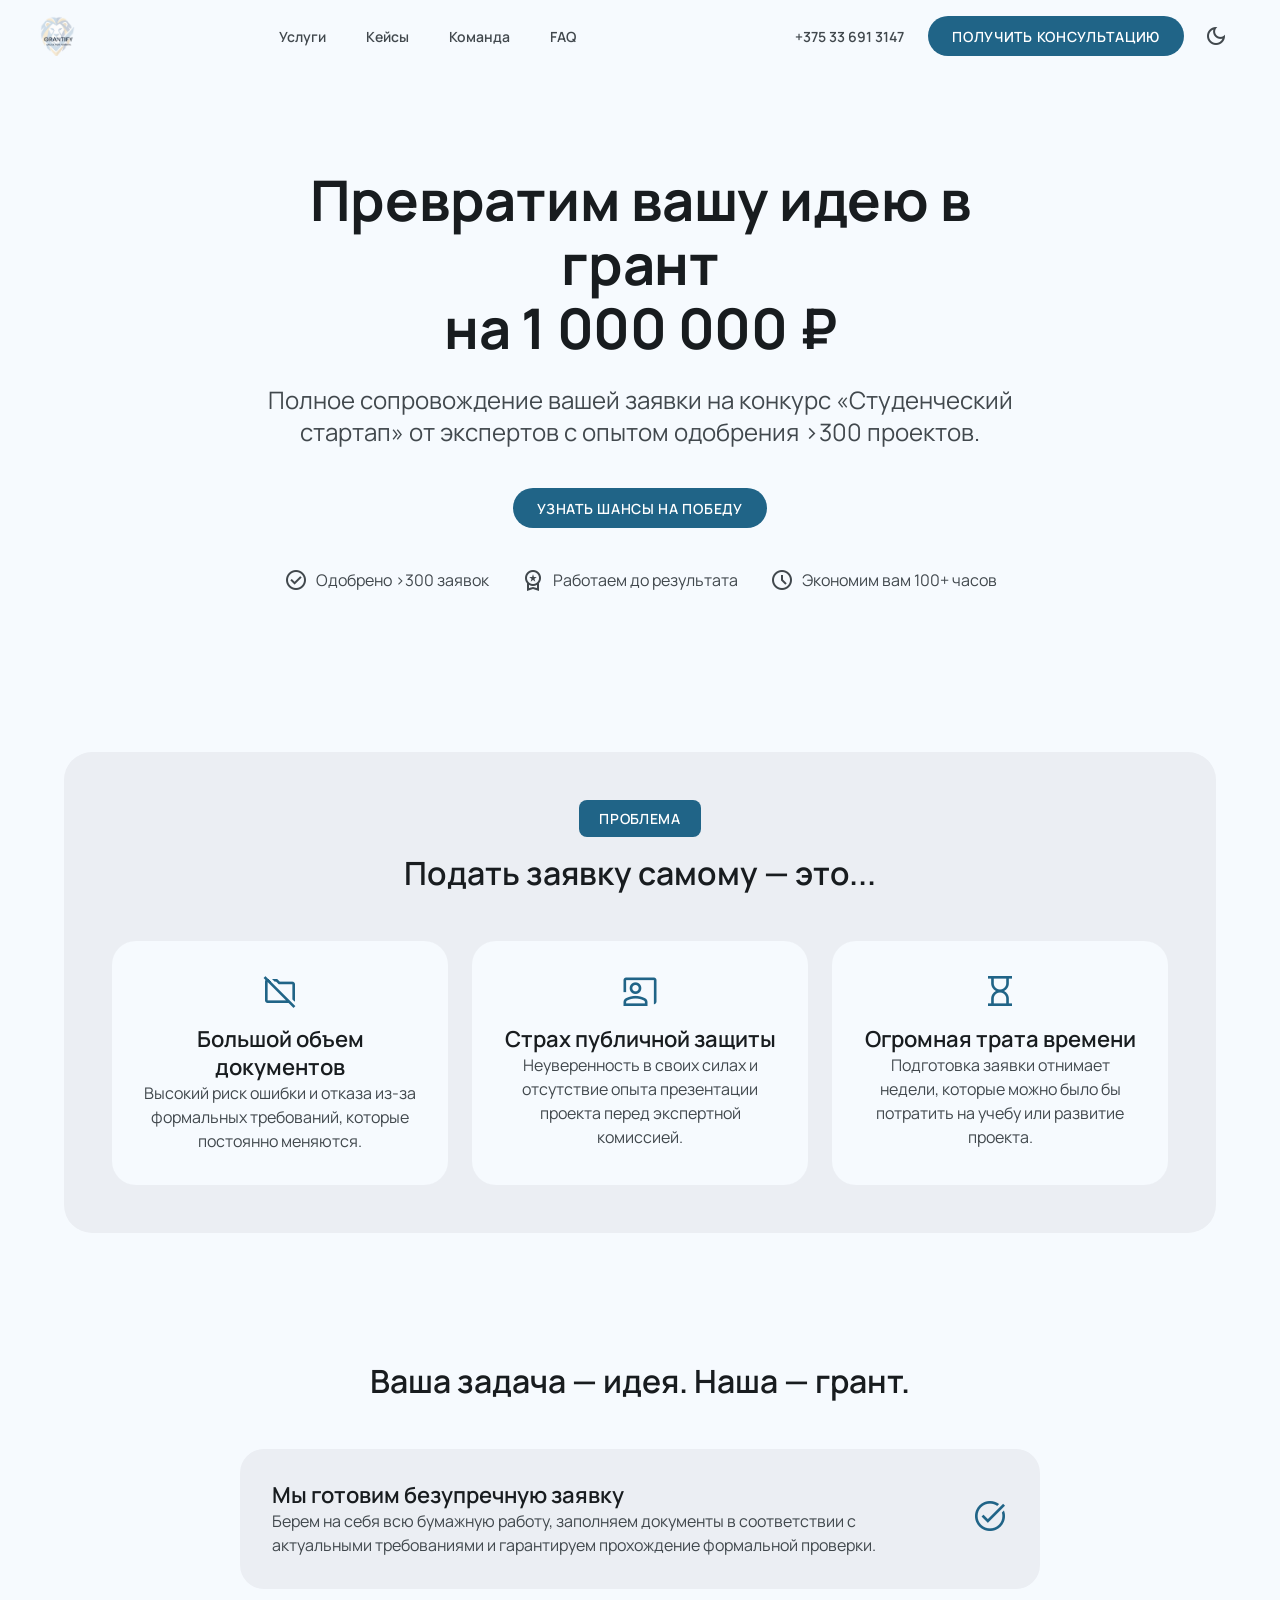
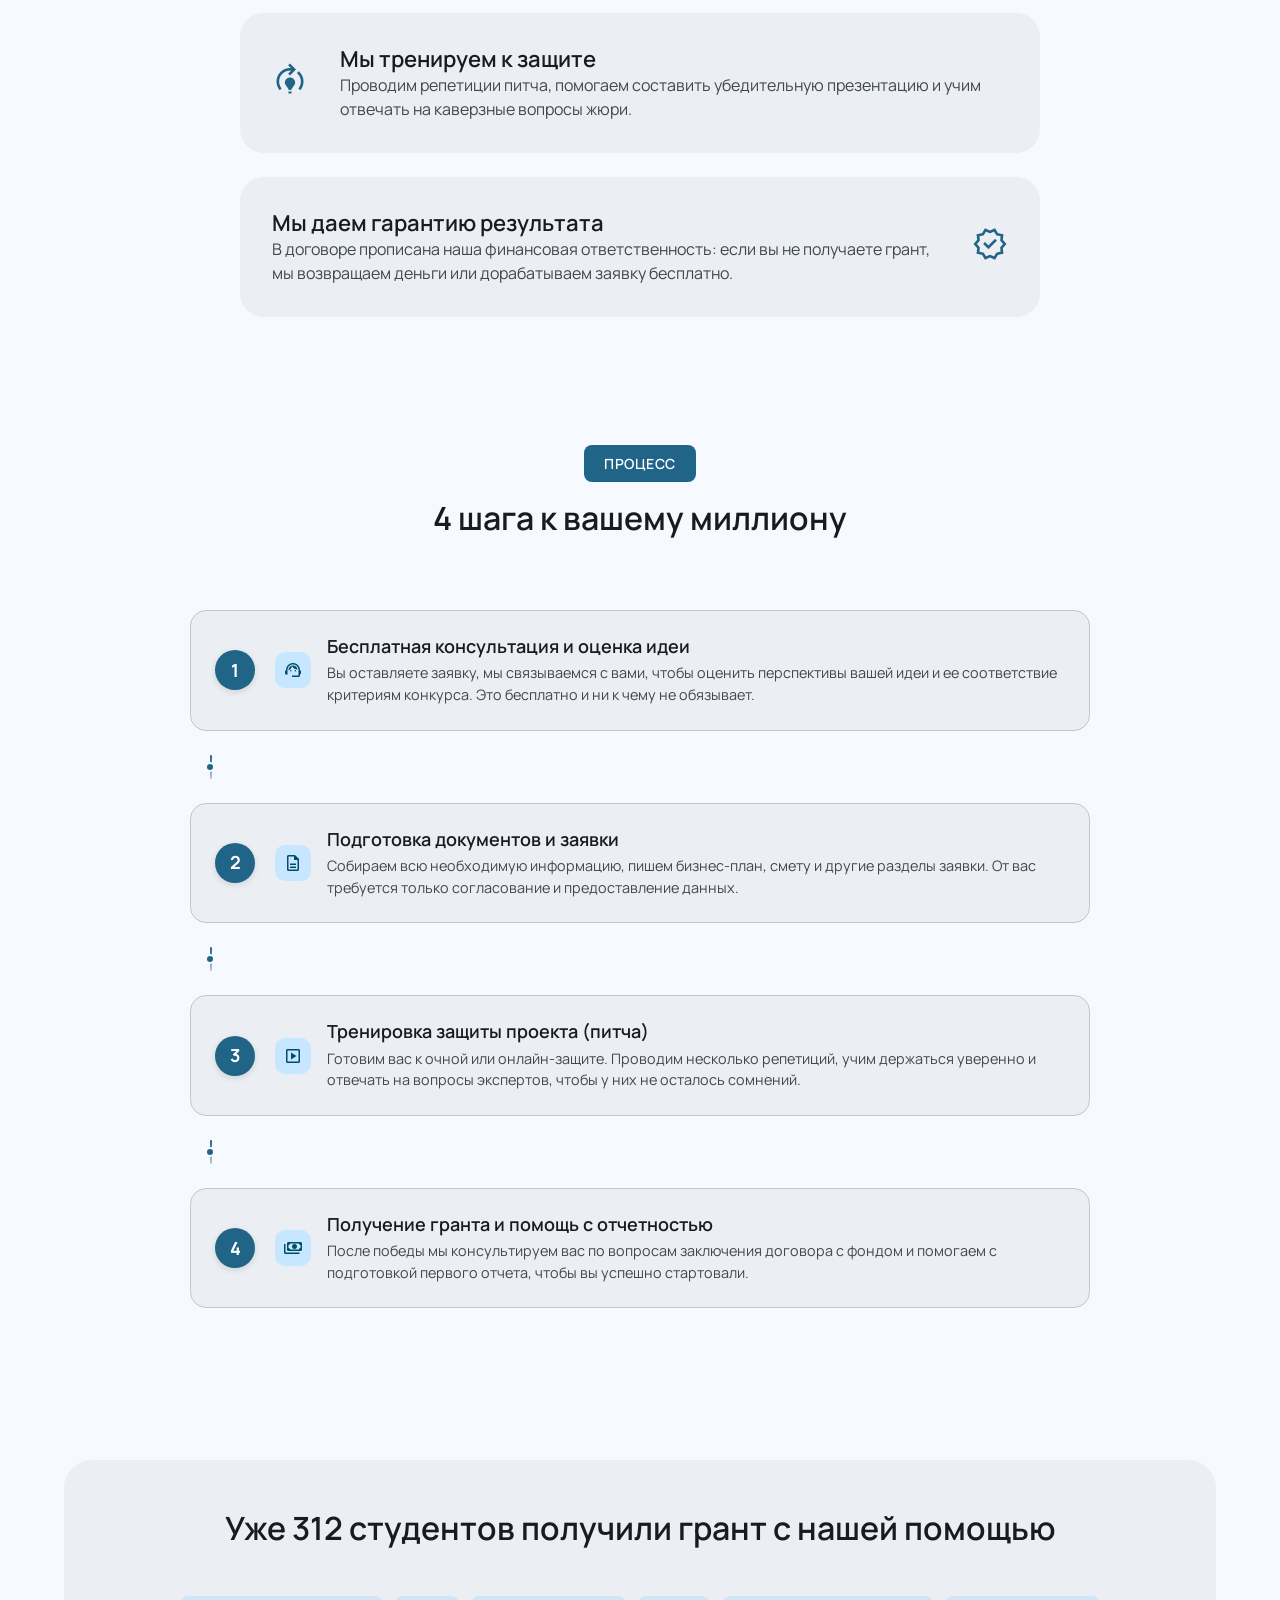
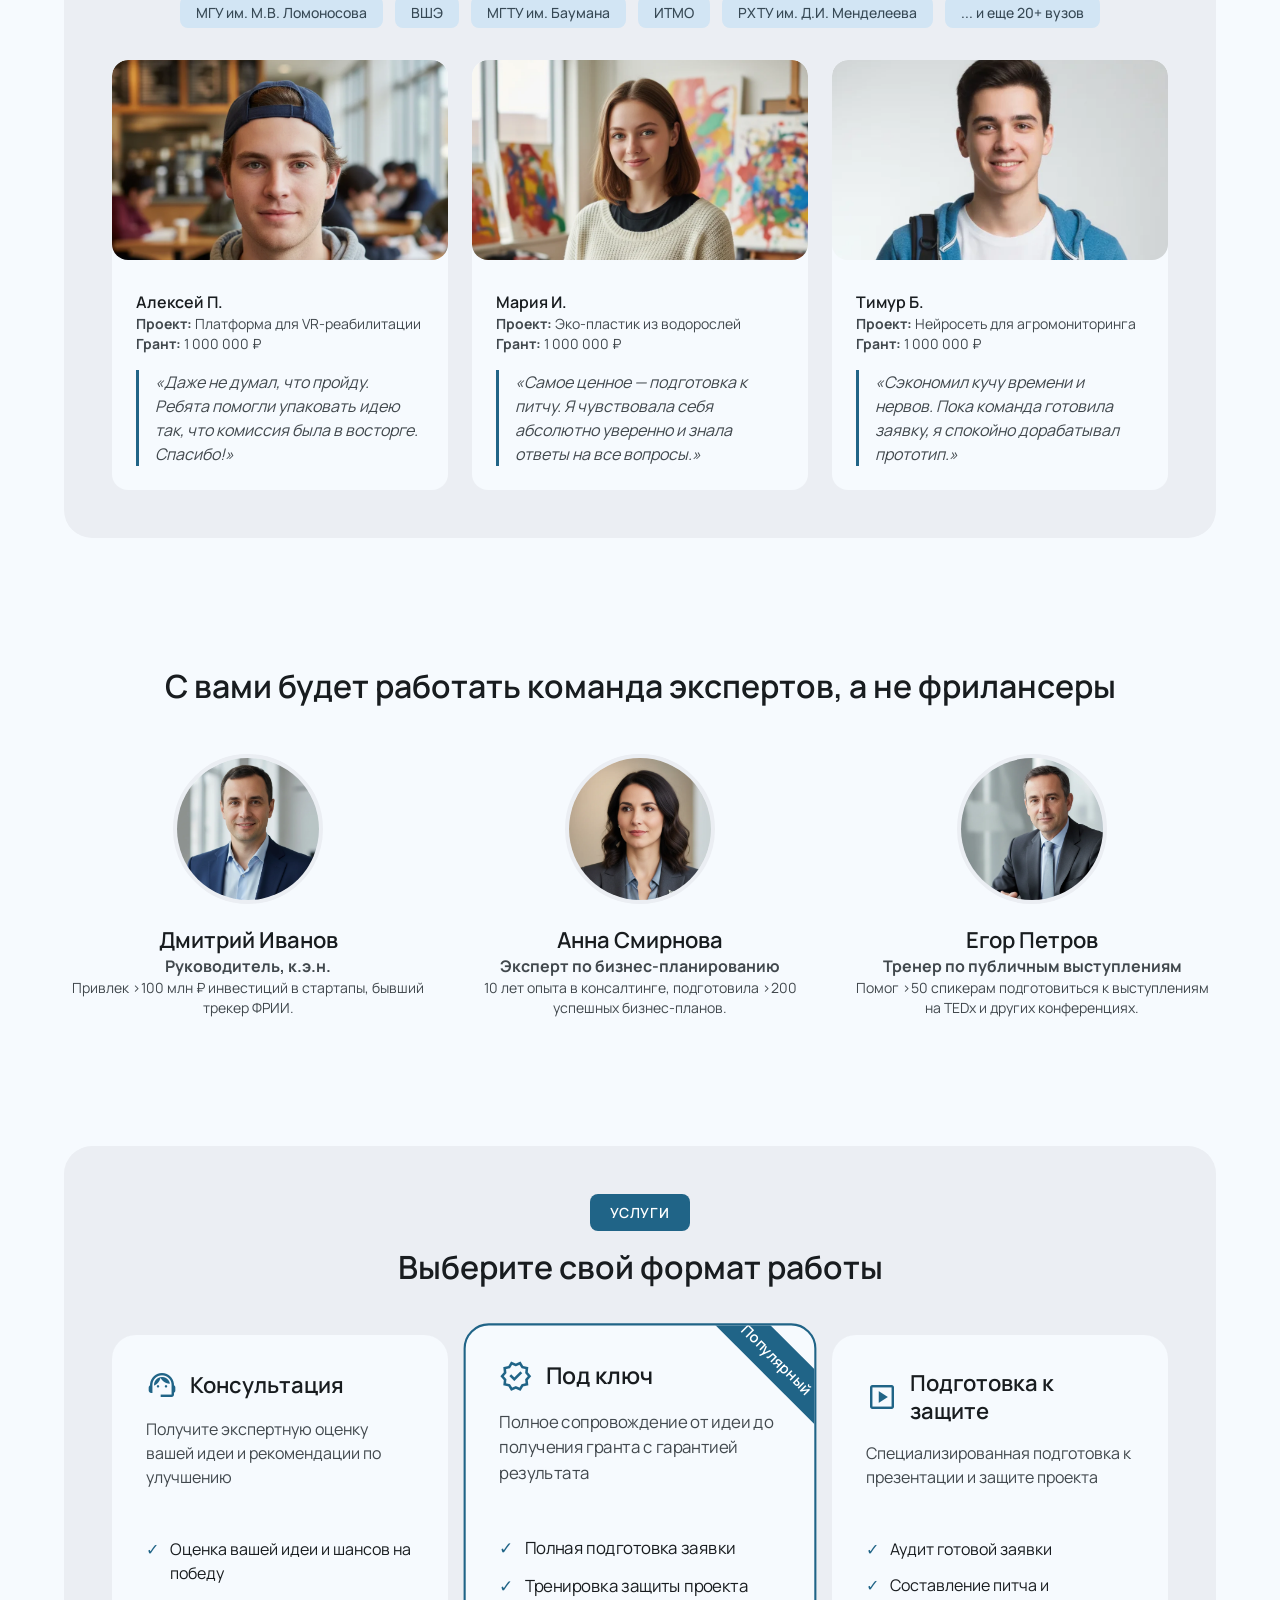
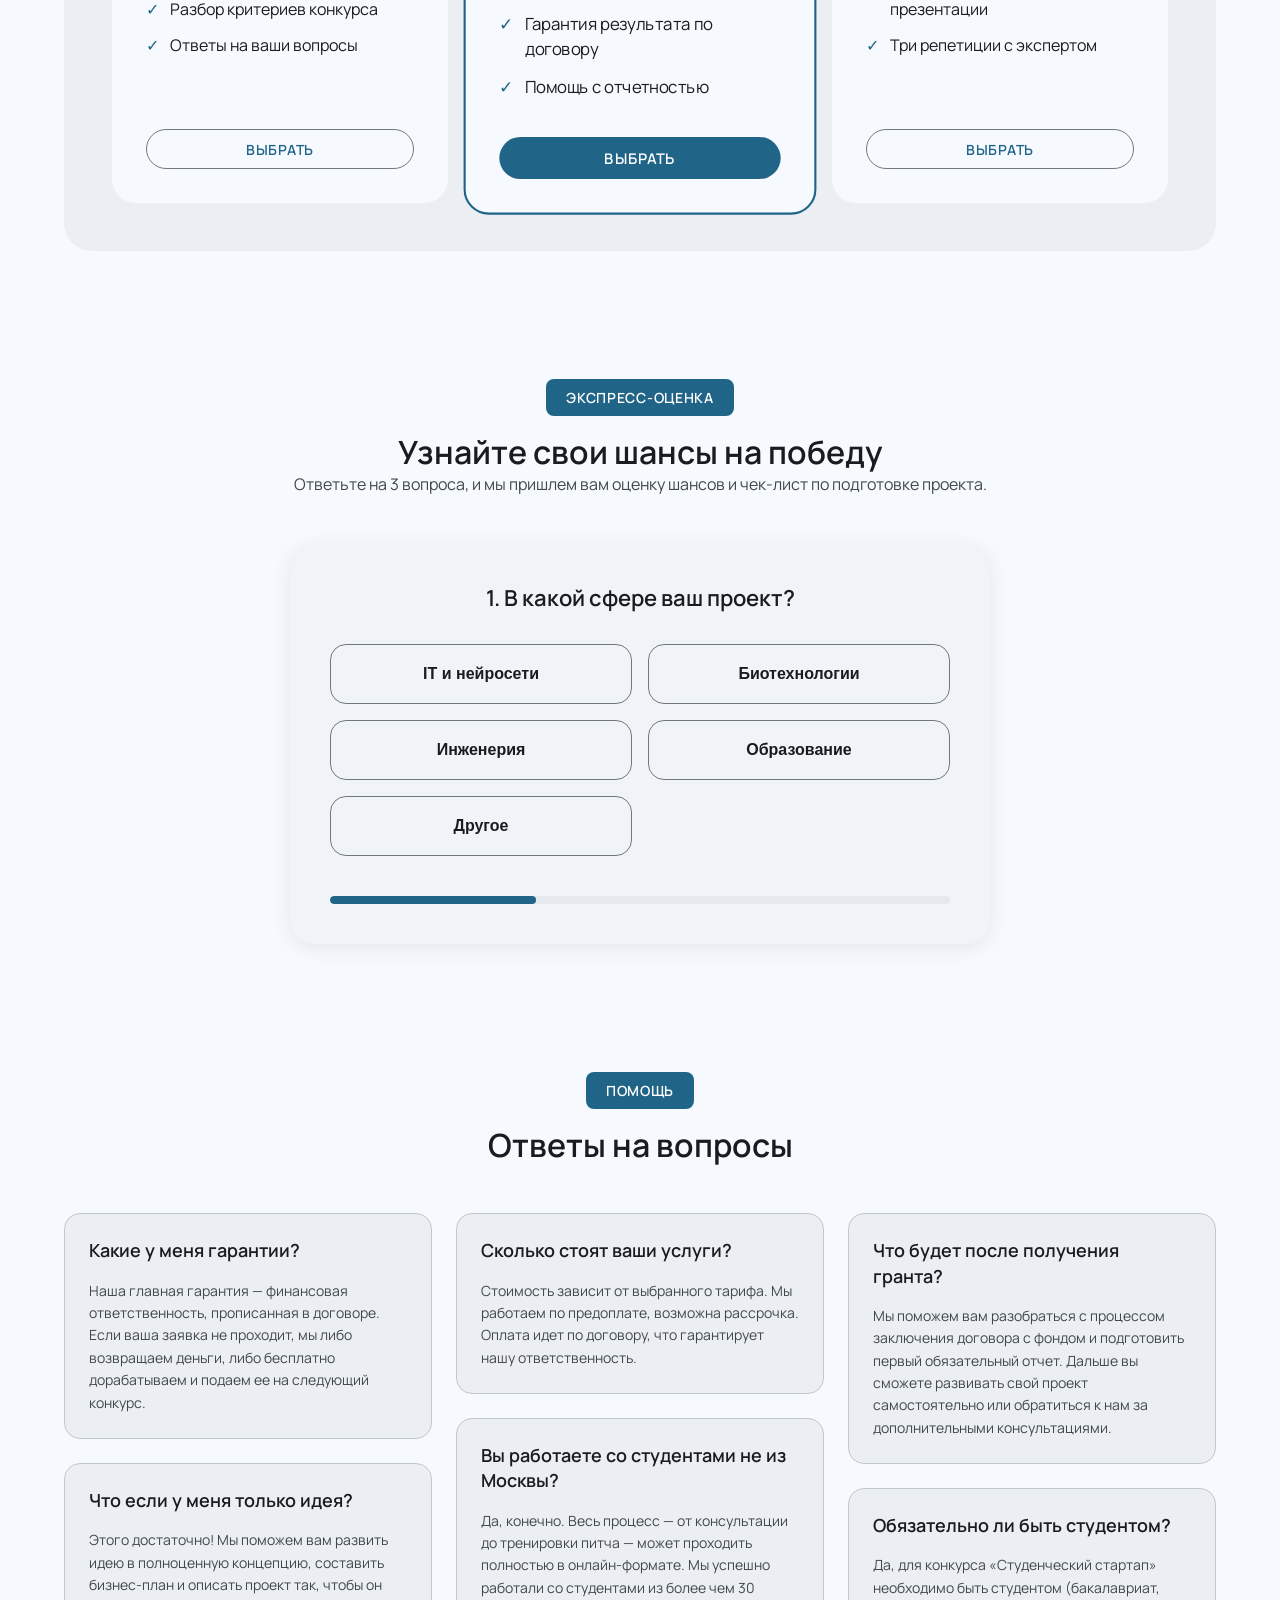
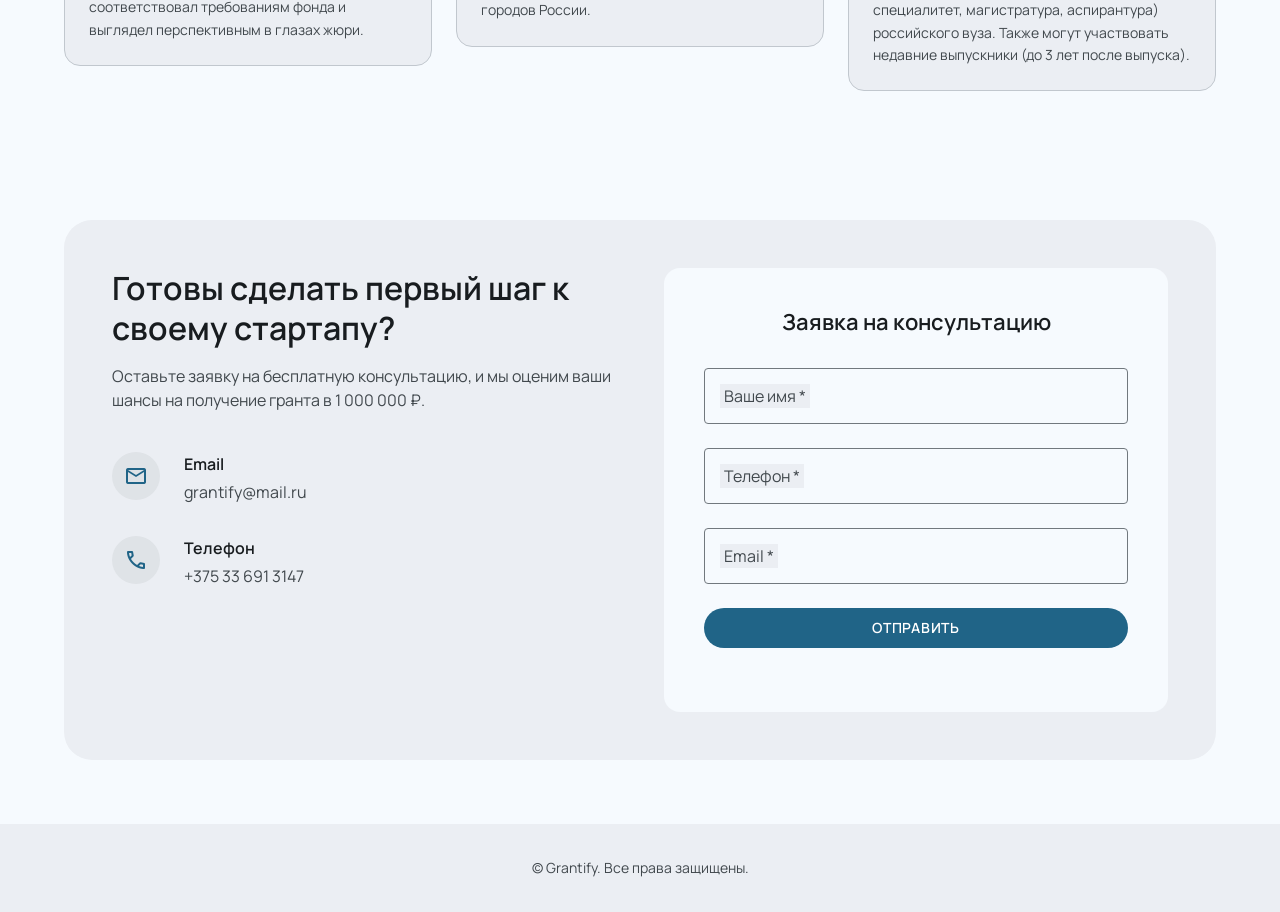
<file: index.html>
<!DOCTYPE html>
<html lang="ru">
<head>
    <meta charset="UTF-8" />
    <meta name="viewport" content="width=device-width, initial-scale=1.0" />
    <title>Grantify - Получи свой миллион</title>
    <!-- Подключаем шрифты -->
    <link rel="preconnect" href="https://fonts.googleapis.com">
    <link rel="preconnect" href="https://fonts.gstatic.com" crossorigin>
    <link href="https://fonts.googleapis.com/css2?family=Manrope:wght@400;600;700&display=swap" rel="stylesheet">
    <!-- Google Material Symbols -->
    <link rel="stylesheet" href="https://fonts.googleapis.com/css2?family=Material+Symbols+Outlined:opsz,wght,FILL,GRAD@24,400,0,0" />
    <!-- Подключаем наш CSS -->
    <link rel="stylesheet" href="style.css">
</head>
<body class="home-page">
    <!-- Шапка сайта -->
    <header class="header sticky">
      <nav class="nav container">
        <a href="/" class="logo">
          <img src="images/logo_glass.webp" alt="Grantify" class="logo-image" />
        </a>
        <div class="nav__menu" id="nav-menu">
          <ul class="nav__list">
            <li class="nav-item"><a href="/#tariffs" class="nav-link">Услуги</a></li>
            <li class="nav-item"><a href="/#cases" class="nav-link">Кейсы</a></li>
            <li class="nav-item"><a href="/#team" class="nav-link">Команда</a></li>
            <li class="nav-item"><a href="/#faq" class="nav-link">FAQ</a></li>
          </ul>
        </div>
        <div class="header__actions">
          <a href="tel:+375336913147" class="nav-link header-phone">+375 33 691 3147</a>
          <a href="#contacts" class="btn btn--primary header__cta">Получить консультацию</a>
          <button class="icon-btn theme-toggle-btn" id="theme-toggle-desktop" aria-label="Переключить тему">
            <span class="material-symbols-outlined">light_mode</span>
          </button>
          <button class="icon-btn nav__toggle" id="nav-toggle" aria-label="Открыть меню">
            <span class="material-symbols-outlined">menu</span>
          </button>
        </div>
      </nav>
    </header>

    <main>
        <!-- 1. Первый экран (Hero Section) -->
<section class="hero" id="hero">
    <div class="hero__content">
        <h1 class="display-large">Превратим вашу идею в грант <br> на 1 000 000 ₽</h1>
        <p class="headline-small">
            Полное сопровождение вашей заявки на конкурс «Студенческий стартап» от экспертов с опытом одобрения >300 проектов.
        </p>
        <div class="hero__buttons">
            <a href="#quiz" class="btn btn--primary">Узнать шансы на победу</a>
        </div>
        <div class="hero-bullets">
            <div class="bullet">
                <span class="material-symbols-outlined">check_circle</span>
                <span>Одобрено >300 заявок</span>
            </div>
            <div class="bullet">
                <span class="material-symbols-outlined">workspace_premium</span>
                <span>Работаем до результата</span>
            </div>
            <div class="bullet">
                <span class="material-symbols-outlined">schedule</span>
                <span>Экономим вам 100+ часов</span>
            </div>
        </div>
    </div>
</section>

<!-- 2. Блок о сложностях («Боли») -->
<section id="problems" class="section--problems">
    <div class="container">
        <div class="section-header centered">
            <span class="section-badge">Проблема</span>
            <h2 class="headline-large">Подать заявку самому — это...</h2>
        </div>
        <div class="problems-grid">
            <div class="problem-card">
                <span class="material-symbols-outlined">folder_off</span>
                <h3 class="title-large">Большой объем документов</h3>
                <p class="body-large">Высокий риск ошибки и отказа из-за формальных требований, которые постоянно меняются.</p>
            </div>
            <div class="problem-card">
                <span class="material-symbols-outlined">co_present</span>
                <h3 class="title-large">Страх публичной защиты</h3>
                <p class="body-large">Неуверенность в своих силах и отсутствие опыта презентации проекта перед экспертной комиссией.</p>
            </div>
            <div class="problem-card">
                <span class="material-symbols-outlined">hourglass_empty</span>
                <h3 class="title-large">Огромная трата времени</h3>
                <p class="body-large">Подготовка заявки отнимает недели, которые можно было бы потратить на учебу или развитие проекта.</p>
            </div>
        </div>
    </div>
</section>

<!-- 3. Блок о решении («Мы поможем») -->
<section id="solution" class="section--solution">
    <div class="container">
        <div class="section-header centered">
            <h2 class="headline-large">Ваша задача — идея. Наша — грант.</h2>
        </div>
        <div class="solution-grid">
            <div class="solution-item">
                <div class="solution-text">
                    <h3 class="title-large">Мы готовим безупречную заявку</h3>
                    <p class="body-large">Берем на себя всю бумажную работу, заполняем документы в соответствии с актуальными требованиями и гарантируем прохождение формальной проверки.</p>
                </div>
                <div class="solution-icon">
                    <span class="material-symbols-outlined">task_alt</span>
                </div>
            </div>
            <div class="solution-item">
                <div class="solution-text">
                    <h3 class="title-large">Мы тренируем к защите</h3>
                    <p class="body-large">Проводим репетиции питча, помогаем составить убедительную презентацию и учим отвечать на каверзные вопросы жюри.</p>
                </div>
                <div class="solution-icon">
                    <span class="material-symbols-outlined">model_training</span>
                </div>
            </div>
            <div class="solution-item">
                <div class="solution-text">
                    <h3 class="title-large">Мы даем гарантию результата</h3>
                    <p class="body-large">В договоре прописана наша финансовая ответственность: если вы не получаете грант, мы возвращаем деньги или дорабатываем заявку бесплатно.</p>
                </div>
                <div class="solution-icon">
                    <span class="material-symbols-outlined">verified</span>
                </div>
            </div>
        </div>
    </div>
</section>

<!-- 4. Блок о процессе работы -->
<section id="process" class="specs-section">
    <div class="container">
        <div class="section-header centered">
            <span class="section-badge">Процесс</span>
            <h2 class="headline-large">4 шага к вашему миллиону</h2>
        </div>
        <div class="roadmap-container">
            <div class="roadmap">
                <div class="roadmap-step">
                    <div class="roadmap-step__number">1</div>
                    <div class="roadmap-step__content">
                        <div class="roadmap-step__icon">
                            <span class="material-symbols-outlined">support_agent</span>
                        </div>
                        <div class="roadmap-step__text">
                            <h3 class="roadmap-step__title">Бесплатная консультация и оценка идеи</h3>
                            <p class="roadmap-step__description">Вы оставляете заявку, мы связываемся с вами, чтобы оценить перспективы вашей идеи и ее соответствие критериям конкурса. Это бесплатно и ни к чему не обязывает.</p>
                        </div>
                    </div>
                </div>
                
                <div class="roadmap-connector"></div>
                
                <div class="roadmap-step">
                    <div class="roadmap-step__number">2</div>
                    <div class="roadmap-step__content">
                        <div class="roadmap-step__icon">
                            <span class="material-symbols-outlined">description</span>
                        </div>
                        <div class="roadmap-step__text">
                            <h3 class="roadmap-step__title">Подготовка документов и заявки</h3>
                            <p class="roadmap-step__description">Собираем всю необходимую информацию, пишем бизнес-план, смету и другие разделы заявки. От вас требуется только согласование и предоставление данных.</p>
                        </div>
                    </div>
                </div>
                
                <div class="roadmap-connector"></div>
                
                <div class="roadmap-step">
                    <div class="roadmap-step__number">3</div>
                    <div class="roadmap-step__content">
                        <div class="roadmap-step__icon">
                            <span class="material-symbols-outlined">slideshow</span>
                        </div>
                        <div class="roadmap-step__text">
                            <h3 class="roadmap-step__title">Тренировка защиты проекта (питча)</h3>
                            <p class="roadmap-step__description">Готовим вас к очной или онлайн-защите. Проводим несколько репетиций, учим держаться уверенно и отвечать на вопросы экспертов, чтобы у них не осталось сомнений.</p>
                        </div>
                    </div>
                </div>
                
                <div class="roadmap-connector"></div>
                
                <div class="roadmap-step">
                    <div class="roadmap-step__number">4</div>
                    <div class="roadmap-step__content">
                        <div class="roadmap-step__icon">
                            <span class="material-symbols-outlined">payments</span>
                        </div>
                        <div class="roadmap-step__text">
                            <h3 class="roadmap-step__title">Получение гранта и помощь с отчетностью</h3>
                            <p class="roadmap-step__description">После победы мы консультируем вас по вопросам заключения договора с фондом и помогаем с подготовкой первого отчета, чтобы вы успешно стартовали.</p>
                        </div>
                    </div>
                </div>
            </div>
        </div>
    </div>
</section>

<!-- 5. Блок с кейсами -->
<section id="cases" class="cases-section">
    <div class="container">
        <div class="section-header centered">
            <h2 class="headline-large">Уже <span id="student-count">312</span> студентов получили грант с нашей помощью</h2>
        </div>
        <div class="partners-chips">
            <div class="university-chip">МГУ им. М.В. Ломоносова</div>
            <div class="university-chip">ВШЭ</div>
            <div class="university-chip">МГТУ им. Баумана</div>
            <div class="university-chip">ИТМО</div>
            <div class="university-chip">РХТУ им. Д.И. Менделеева</div>
            <div class="university-chip">... и еще 20+ вузов</div>
        </div>
        <div class="cases-grid">
            <div class="case-card">
                <img src="images/Алексей П.webp" alt="Фото студента" class="case-photo">
                <div class="case-content">
                    <h3 class="title-medium">Алексей П.</h3>
                    <p class="body-medium"><strong>Проект:</strong> Платформа для VR-реабилитации</p>
                    <p class="body-medium"><strong>Грант:</strong> 1 000 000 ₽</p>
                    <blockquote class="case-review">
                        «Даже не думал, что пройду. Ребята помогли упаковать идею так, что комиссия была в восторге. Спасибо!»
                    </blockquote>
                </div>
            </div>
            <div class="case-card">
                <img src="images/Мария И.webp" alt="Фото студента" class="case-photo">
                <div class="case-content">
                    <h3 class="title-medium">Мария И.</h3>
                    <p class="body-medium"><strong>Проект:</strong> Эко-пластик из водорослей</p>
                    <p class="body-medium"><strong>Грант:</strong> 1 000 000 ₽</p>
                    <blockquote class="case-review">
                        «Самое ценное — подготовка к питчу. Я чувствовала себя абсолютно уверенно и знала ответы на все вопросы.»
                    </blockquote>
                </div>
            </div>
            <div class="case-card">
                <img src="images/Тимур Б.webp" alt="Фото студента" class="case-photo">
                <div class="case-content">
                    <h3 class="title-medium">Тимур Б.</h3>
                    <p class="body-medium"><strong>Проект:</strong> Нейросеть для агромониторинга</p>
                    <p class="body-medium"><strong>Грант:</strong> 1 000 000 ₽</p>
                    <blockquote class="case-review">
                        «Сэкономил кучу времени и нервов. Пока команда готовила заявку, я спокойно дорабатывал прототип.»
                    </blockquote>
                </div>
            </div>
        </div>
    </div>
</section>

<!-- 6. Блок «Команда» -->
<section id="team" class="team-section">
    <div class="container">
        <div class="section-header centered">
            <h2 class="headline-large">С вами будет работать команда экспертов, а не фрилансеры</h2>
        </div>
        <div class="team-grid">
            <div class="team-member">
                <img src="images/Дмитрий И.webp" alt="Фото эксперта" class="team-photo">
                <h3 class="title-large">Дмитрий Иванов</h3>
                <p class="body-large"><strong>Руководитель, к.э.н.</strong></p>
                <p class="body-medium">Привлек >100 млн ₽ инвестиций в стартапы, бывший трекер ФРИИ.</p>
            </div>
            <div class="team-member">
                <img src="images/Анна С.webp" alt="Фото эксперта" class="team-photo">
                <h3 class="title-large">Анна Смирнова</h3>
                <p class="body-large"><strong>Эксперт по бизнес-планированию</strong></p>
                <p class="body-medium">10 лет опыта в консалтинге, подготовила >200 успешных бизнес-планов.</p>
            </div>
            <div class="team-member">
                <img src="images/Егор П.webp" alt="Фото эксперта" class="team-photo">
                <h3 class="title-large">Егор Петров</h3>
                <p class="body-large"><strong>Тренер по публичным выступлениям</strong></p>
                <p class="body-medium">Помог >50 спикерам подготовиться к выступлениям на TEDx и других конференциях.</p>
            </div>
        </div>
    </div>
</section>

<!-- 7. Блок «Форматы работы» -->
<section id="tariffs" class="tariffs-section">
    <div class="container">
        <div class="section-header centered">
            <span class="section-badge">Услуги</span>
            <h2 class="headline-large">Выберите свой формат работы</h2>
        </div>
        <div class="tariffs-grid">
            <div class="tariff-card">
                <h3 class="title-large">
                    <span class="material-symbols-outlined">support_agent</span>
                    Консультация
                </h3>
                <p class="tariff-description">Получите экспертную оценку вашей идеи и рекомендации по улучшению</p>
                <ul class="tariff-features">
                    <li>Оценка вашей идеи и шансов на победу</li>
                    <li>Разбор критериев конкурса</li>
                    <li>Ответы на ваши вопросы</li>
                </ul>
                <a href="#contacts" class="btn btn--outline">Выбрать</a>
            </div>
            <div class="tariff-card popular">
                <span class="tariff-badge">Популярный</span>
                <h3 class="title-large">
                    <span class="material-symbols-outlined">verified</span>
                    Под ключ
                </h3>
                <p class="tariff-description">Полное сопровождение от идеи до получения гранта с гарантией результата</p>
                <ul class="tariff-features">
                    <li>Полная подготовка заявки</li>
                    <li>Тренировка защиты проекта</li>
                    <li>Гарантия результата по договору</li>
                    <li>Помощь с отчетностью</li>
                </ul>
                <a href="#contacts" class="btn btn--primary">Выбрать</a>
            </div>
            <div class="tariff-card">
                <h3 class="title-large">
                    <span class="material-symbols-outlined">slideshow</span>
                    Подготовка к защите
                </h3>
                <p class="tariff-description">Специализированная подготовка к презентации и защите проекта</p>
                <ul class="tariff-features">
                    <li>Аудит готовой заявки</li>
                    <li>Составление питча и презентации</li>
                    <li>Три репетиции с экспертом</li>
                </ul>
                <a href="#contacts" class="btn btn--outline">Выбрать</a>
            </div>
        </div>
    </div>
</section>

<!-- 8. Интерактивный квиз -->
<section id="quiz" class="quiz-section">
    <div class="container">
        <div class="section-header centered">
            <span class="section-badge">Экспресс-оценка</span>
            <h2 class="headline-large">Узнайте свои шансы на победу</h2>
            <p class="body-large">Ответьте на 3 вопроса, и мы пришлем вам оценку шансов и чек-лист по подготовке проекта.</p>
        </div>

        <div class="quiz-container">
            <div class="quiz-steps">
                <!-- Step 1: Sphere -->
                <div class="quiz-step active" data-step="1">
                    <h3 class="title-large">1. В какой сфере ваш проект?</h3>
                    <div class="quiz-options">
                        <button type="button" class="quiz-option-btn" data-value="IT и нейросети" data-next="2">IT и нейросети</button>
                        <button type="button" class="quiz-option-btn" data-value="Биотехнологии" data-next="2">Биотехнологии</button>
                        <button type="button" class="quiz-option-btn" data-value="Инженерия" data-next="2">Инженерия</button>
                        <button type="button" class="quiz-option-btn" data-value="Образование" data-next="2">Образование</button>
                        <button type="button" class="quiz-option-btn" data-value="Другое" data-next="2">Другое</button>
                    </div>
                </div>
                <!-- Step 2: Stage -->
                <div class="quiz-step" data-step="2">
                    <h3 class="title-large">2. На какой стадии готовности ваш проект?</h3>
                    <div class="quiz-options">
                        <button type="button" class="quiz-option-btn" data-value="Только идея" data-next="3">Только идея</button>
                        <button type="button" class="quiz-option-btn" data-value="Есть MVP / Прототип" data-next="3">Есть MVP / Прототип</button>
                        <button type="button" class="quiz-option-btn" data-value="Уже есть первые продажи" data-next="3">Уже есть первые продажи</button>
                        <button type="button" class="quiz-option-btn" data-value="Другое" data-next="3">Другое</button>
                    </div>
                </div>
                <!-- Step 3: Contact Form -->
                <div class="quiz-step" data-step="3">
                    <h3 class="title-large">3. Отлично! Куда прислать результат?</h3>
                    <form id="quizFormPage" class="quiz-form">
                        <input type="hidden" name="project_sphere" id="quiz-project-sphere">
                        <input type="hidden" name="project_stage" id="quiz-project-stage">
                        <div class="form-group">
                            <input type="text" id="quizNamePage" name="name" required class="m3-text-field" placeholder=" ">
                            <label for="quizNamePage">Ваше имя *</label>
                        </div>
                        <div class="form-group">
                            <input type="tel" id="quizPhonePage" name="phone" required class="m3-text-field" placeholder=" ">
                            <label for="quizPhonePage">Телефон / Telegram *</label>
                        </div>
                        <div class="form-group">
                             <input type="email" id="quizEmailPage" name="email" required class="m3-text-field" placeholder=" ">
                             <label for="quizEmailPage">Email *</label>
                        </div>
                        <button type="submit" class="btn btn--primary">Получить результат и чек-лист</button>
                    </form>
                </div>
                 <!-- Step 4: Thank You -->
                <div class="quiz-step" data-step="thanks">
                    <div class="quiz-thanks-content">
                        <span class="material-symbols-outlined quiz-thanks-icon">check_circle</span>
                        <h3 class="title-large">Спасибо за заявку!</h3>
                        <p class="body-large">Мы скоро свяжемся с вами, чтобы обсудить детали. Результаты и чек-лист уже летят на вашу почту!</p>
                    </div>
                </div>
            </div>
            <div class="quiz-progress">
                <div class="quiz-progress-bar" style="width: 33.3%;"></div>
            </div>
        </div>
    </div>
</section>

<!-- 8. Блок FAQ -->
<section id="faq" class="faq-section">
    <div class="container">
        <div class="section-header centered">
            <span class="section-badge">Помощь</span>
            <h2 class="headline-large">Ответы на вопросы</h2>
        </div>
        <div class="faq-grid">
            <div class="faq-card">
                <h3 class="title-medium">Какие у меня гарантии?</h3>
                <p class="body-medium">Наша главная гарантия — финансовая ответственность, прописанная в договоре. Если ваша заявка не проходит, мы либо возвращаем деньги, либо бесплатно дорабатываем и подаем ее на следующий конкурс.</p>
            </div>
            <div class="faq-card">
                <h3 class="title-medium">Что если у меня только идея?</h3>
                <p class="body-medium">Этого достаточно! Мы поможем вам развить идею в полноценную концепцию, составить бизнес-план и описать проект так, чтобы он соответствовал требованиям фонда и выглядел перспективным в глазах жюри.</p>
            </div>
            <div class="faq-card">
                <h3 class="title-medium">Сколько стоят ваши услуги?</h3>
                <p class="body-medium">Стоимость зависит от выбранного тарифа. Мы работаем по предоплате, возможна рассрочка. Оплата идет по договору, что гарантирует нашу ответственность.</p>
            </div>
            <div class="faq-card">
                <h3 class="title-medium">Вы работаете со студентами не из Москвы?</h3>
                <p class="body-medium">Да, конечно. Весь процесс — от консультации до тренировки питча — может проходить полностью в онлайн-формате. Мы успешно работали со студентами из более чем 30 городов России.</p>
            </div>
            <div class="faq-card">
                <h3 class="title-medium">Что будет после получения гранта?</h3>
                <p class="body-medium">Мы поможем вам разобраться с процессом заключения договора с фондом и подготовить первый обязательный отчет. Дальше вы сможете развивать свой проект самостоятельно или обратиться к нам за дополнительными консультациями.</p>
            </div>
            <div class="faq-card">
                <h3 class="title-medium">Обязательно ли быть студентом?</h3>
                <p class="body-medium">Да, для конкурса «Студенческий стартап» необходимо быть студентом (бакалавриат, специалитет, магистратура, аспирантура) российского вуза. Также могут участвовать недавние выпускники (до 3 лет после выпуска).</p>
            </div>
        </div>
    </div>
</section>

<!-- 9. Финальный блок призыва к действию (CTA) -->
<section id="contacts" class="contacts-section">
    <div class="container">
        <div class="contacts-grid">
            <div class="contacts-info">
                <h2 class="headline-large">Готовы сделать первый шаг к своему стартапу?</h2>
                <p class="body-large">
                    Оставьте заявку на бесплатную консультацию, и мы оценим ваши шансы на получение гранта в 1 000 000 ₽.
                </p>
                <ul class="contact-list">
                    <li>
                        <span class="material-symbols-outlined">mail</span>
                        <div>
                            <h4 class="title-medium">Email</h4>
                            <a href="mailto:grantify@mail.ru" class="body-large">grantify@mail.ru</a>
                        </div>
                    </li>
                    <li>
                        <span class="material-symbols-outlined">call</span>
                        <div>
                            <h4 class="title-medium">Телефон</h4>
                            <a href="tel:+375336913147" class="body-large">+375 33 691 3147</a>
                        </div>
                    </li>
                </ul>
            </div>
            <div class="contacts-form">
                <h3 class="title-large">Заявка на консультацию</h3>
                <form id="contactForm">
                    <div class="form-group">
                        <input type="text" id="contactName" name="name" required class="m3-text-field" placeholder=" ">
                        <label for="contactName">Ваше имя *</label>
                    </div>
                     <div class="form-group">
                        <input type="tel" id="contactPhone" name="phone" required class="m3-text-field" placeholder=" ">
                        <label for="contactPhone">Телефон *</label>
                    </div>
                    <div class="form-group">
                        <input type="email" id="contactEmail" name="email" required class="m3-text-field" placeholder=" ">
                        <label for="contactEmail">Email *</label>
                    </div>
                    <div class="form-group">
                        <button type="submit" class="btn btn--primary">
                            Отправить
                        </button>
                    </div>
                </form>
            </div>
        </div>
    </div>
</section>
    </main>

    <!-- Pop-up при уходе с сайта -->
    <div class="exit-overlay" id="exit-overlay">
        <div class="exit-modal" id="exit-modal">
             <button class="icon-btn exit-close-btn" id="exit-close-btn" aria-label="Закрыть">
                <span class="material-symbols-outlined">close</span>
            </button>
            <div class="exit-modal-content">
                <span class="material-symbols-outlined exit-icon">outgoing_mail</span>
                <h3 class="title-large">Постойте!</h3>
                <p>Прежде чем вы уйдете, скачайте наш бесплатный гайд «5 типичных ошибок в заявке на Студенческий стартап». Просто оставьте свой email.</p>
                <form id="exitForm">
                    <div class="form-group">
                        <input type="email" id="exitEmail" name="email" required class="m3-text-field" placeholder=" ">
                        <label for="exitEmail">Ваш Email *</label>
                    </div>
                    <button type="submit" class="btn btn--primary">Скачать гайд</button>
                </form>
            </div>
             <div class="exit-modal-thanks" style="display: none;">
                <span class="material-symbols-outlined quiz-thanks-icon">check_circle</span>
                <h3 class="title-large">Отлично!</h3>
                <p>Гайд уже летит на вашу почту. Успехов с проектом!</p>
            </div>
        </div>
    </div>

    <!-- Подвал сайта -->
    <footer class="footer">
      <div class="container">
        <p>© Grantify. Все права защищены.</p>
      </div>
    </footer>

    <!-- Подключаем JS -->
    <script src="script.js"></script>
</body>
</html>
</file>
<file: style.css>
/* 
 * ScienceDevice Material 3 Redesign
 * CSS Variables and Base Styles
 */

:root {
  /* Light Theme Color Palette */
  --md-sys-color-primary: #206487;
  --md-sys-color-on-primary: #FFFFFF;
  --md-sys-color-primary-container: #C6E7FF;
  --md-sys-color-on-primary-container: #004C6B;
  --md-sys-color-secondary: #4F616D;
  --md-sys-color-on-secondary: #FFFFFF;
  --md-sys-color-secondary-container: #D2E5F4;
  --md-sys-color-on-secondary-container: #374955;
  --md-sys-color-tertiary: #62597C;
  --md-sys-color-on-tertiary: #FFFFFF;
  --md-sys-color-tertiary-container: #E8DEFF;
  --md-sys-color-on-tertiary-container: #4A4263;
  --md-sys-color-error: #BA1A1A;
  --md-sys-color-on-error: #FFFFFF;
  --md-sys-color-error-container: #FFDAD6;
  --md-sys-color-on-error-container: #93000A;
  --md-sys-color-background: #F6FAFE;
  --md-sys-color-on-background: #181C1F;
  --md-sys-color-surface: #F6FAFE;
  --md-sys-color-on-surface: #181C1F;
  --md-sys-color-surface-variant: #DDE3EA;
  --md-sys-color-on-surface-variant: #41484D;
  --md-sys-color-outline: #71787E;
  --md-sys-color-outline-variant: #C1C7CE;
  --md-sys-color-shadow: #000000;
  --md-sys-color-scrim: #000000;
  --md-sys-color-inverse-surface: #2C3135;
  --md-sys-color-inverse-on-surface: #EEF1F6;
  --md-sys-color-inverse-primary: #91CEF5;
  --md-sys-color-surface-dim: #D7DADF;
  --md-sys-color-surface-bright: #F6FAFE;
  --md-sys-color-surface-container-lowest: #FFFFFF;
  --md-sys-color-surface-container-low: #F0F4F8;
  --md-sys-color-surface-container: #EBEEF3;
  --md-sys-color-surface-container-high: #E5E8ED;
  --md-sys-color-surface-container-highest: #DFE3E7;
}

body.dark-theme {
    /* Dark Theme Color Palette */
    --md-sys-color-primary: #91CEF5;
    --md-sys-color-on-primary: #00344B;
    --md-sys-color-primary-container: #004C6B;
    --md-sys-color-on-primary-container: #C6E7FF;
    --md-sys-color-secondary: #B6C9D8;
    --md-sys-color-on-secondary: #21333E;
    --md-sys-color-secondary-container: #374955;
    --md-sys-color-on-secondary-container: #D2E5F4;
    --md-sys-color-tertiary: #CCC1E9;
    --md-sys-color-on-tertiary: #332C4B;
    --md-sys-color-tertiary-container: #4A4263;
    --md-sys-color-on-tertiary-container: #E8DEFF;
    --md-sys-color-error: #FFB4AB;
    --md-sys-color-on-error: #690005;
    --md-sys-color-error-container: #93000A;
    --md-sys-color-on-error-container: #FFDAD6;
    --md-sys-color-background: #0F1417;
    --md-sys-color-on-background: #DFE3E7;
    --md-sys-color-surface: #0F1417;
    --md-sys-color-on-surface: #DFE3E7;
    --md-sys-color-surface-variant: #41484D;
    --md-sys-color-on-surface-variant: #C1C7CE;
    --md-sys-color-outline: #8B9198;
    --md-sys-color-outline-variant: #41484D;
    --md-sys-color-shadow: #000000;
    --md-sys-color-scrim: #000000;
    --md-sys-color-inverse-surface: #DFE3E7;
    --md-sys-color-inverse-on-surface: #2C3135;
    --md-sys-color-inverse-primary: #206487;
    --md-sys-color-surface-dim: #0F1417;
    --md-sys-color-surface-bright: #353A3D;
    --md-sys-color-surface-container-lowest: #0A0F12;
    --md-sys-color-surface-container-low: #181C1F;
    --md-sys-color-surface-container: #1C2024;
    --md-sys-color-surface-container-high: #262B2E;
    --md-sys-color-surface-container-highest: #313539;
}

/* 
 * Base Styles & Resets
 */

*,
*::before,
*::after {
  box-sizing: border-box;
  margin: 0;
  padding: 0;
}

html {
  scroll-behavior: smooth;
}

body {
  background-color: var(--md-sys-color-background);
  color: var(--md-sys-color-on-surface);
  font-family: 'Manrope', sans-serif;
  line-height: 1.5;
  -webkit-font-smoothing: antialiased;
}

h1, h2, h3, h4, h5, h6 {
  font-family: 'Manrope', sans-serif;
  font-weight: 600;
  color: var(--md-sys-color-on-surface);
}

/* Material 3 Type Scale (Simplified) */
h1, .display-large {
  font-size: 3.5625rem; /* 57px */
  line-height: 4rem;
  letter-spacing: -0.015625rem;
}

h2, .headline-large {
  font-size: 2rem; /* 32px */
  line-height: 2.5rem;
}

h3, .title-large {
  font-size: 1.375rem; /* 22px */
  line-height: 1.75rem;
}

.display-small {
  font-size: 2.25rem; /* 36px */
  line-height: 2.75rem;
}

.headline-small {
  font-size: 1.5rem; /* 24px */
  line-height: 2rem;
}

.headline-medium {
    font-size: 1.75rem; /* 28px */
    line-height: 2.25rem;
}

.title-medium {
    font-size: 1rem; /* 16px */
    line-height: 1.5rem;
    font-weight: 600;
}

.body-medium {
    font-size: 0.875rem; /* 14px */
    line-height: 1.25rem;
}

p, .body-large {
  font-size: 1rem; /* 16px */
  line-height: 1.5rem;
  color: var(--md-sys-color-on-surface-variant);
}

.label-large {
    font-size: 0.875rem; /* 14px */
    line-height: 1.25rem;
    font-weight: 600;
}

a {
  color: var(--md-sys-color-primary);
  text-decoration: none;
}

/* Layout */
.container {
  width: 90%;
  max-width: 1200px;
  margin-left: auto;
  margin-right: auto;
}

section {
    padding: 4rem 0;
}

.section-header {
    margin-bottom: 3rem;
}

.section-header.centered {
    text-align: center;
}

.section-badge {
    display: inline-block;
    padding: 0.5rem 1.25rem;
    background-color: var(--md-sys-color-primary);
    color: var(--md-sys-color-on-primary);
    border-radius: 8px;
    font-size: 0.875rem;
    font-weight: 600;
    margin-bottom: 1rem;
    text-transform: uppercase;
    letter-spacing: 0.05em;
}

/* 
 * Header (M3 Top App Bar)
 */
.header {
    position: sticky;
    top: 0;
    left: 0;
    width: 100%;
    height: 72px; /* Increased height */
    background-color: var(--md-sys-color-surface);
    z-index: 1000;
    display: flex;
    align-items: center;
    transition: background-color 0.3s ease, box-shadow 0.3s ease;
}

.header.scrolled {
    background-color: var(--md-sys-color-surface-container);
    box-shadow: 0 2px 4px rgba(0,0,0,0.1);
}

.nav {
    display: flex;
    justify-content: space-between;
    align-items: center;
    width: 100%;
}

.logo-image {
    height: 40px;
    width: auto;
    display: block;
}

.nav__menu {
    display: block;
}

.nav__list {
    display: flex;
    list-style: none;
    gap: 0.5rem; /* 8px */
}

.nav-link {
    display: flex;
    align-items: center;
    padding: 0.75rem 1rem; /* 12px 16px */
    border-radius: 20px;
    font-size: 0.875rem; /* Label Large */
    font-weight: 600;
    color: var(--md-sys-color-on-surface-variant);
    transition: background-color 0.3s ease, color 0.3s ease;
}

.nav-link:hover, .nav-link.active {
    background-color: var(--md-sys-color-secondary-container);
    color: var(--md-sys-color-on-secondary-container);
}

.nav-item--dropdown {
    position: relative;
}

.nav-item--dropdown .dropdown-menu {
    position: absolute;
    top: 100%;
    left: 0;
    background-color: var(--md-sys-color-surface-container);
    border-radius: 8px;
    box-shadow: 0 4px 12px rgba(0,0,0,0.15);
    list-style: none;
    padding: 0.5rem;
    min-width: 240px;
    opacity: 0;
    visibility: hidden;
    transform: translateY(10px);
    transition: opacity 0.3s ease, transform 0.3s ease, visibility 0.3s;
    z-index: 1001;
}

.nav-item--dropdown:hover .dropdown-menu {
    opacity: 1;
    visibility: visible;
    transform: translateY(0);
}

.dropdown-menu a {
    display: block;
    padding: 0.75rem 1rem;
    color: var(--md-sys-color-on-surface-variant);
    border-radius: 4px;
    transition: background-color 0.2s;
}

.dropdown-menu a:hover {
    background-color: var(--md-sys-color-surface-container-high);
    color: var(--md-sys-color-on-surface);
}

.header__actions {
    display: flex;
    align-items: center;
    gap: 0.5rem;
}

.icon-btn {
    display: inline-flex;
    align-items: center;
    justify-content: center;
    width: 48px;
    height: 48px;
    border-radius: 50%;
    background-color: transparent;
    border: none;
    cursor: pointer;
    color: var(--md-sys-color-on-surface-variant);
    transition: background-color 0.3s;
}

.icon-btn:hover {
    background-color: rgba(0,0,0,0.08);
}

.nav__close,
.nav__toggle {
    display: none; /* Hidden on desktop */
}

/* 
 * Hero Section 
 */
.hero {
    position: relative;
    min-height: auto;
    padding: 6rem 0;
    display: flex;
    align-items: center;
    text-align: center;
}

.hero__content {
    position: relative;
    max-width: 760px;
    margin: 0 auto;
}

.hero__content h1 {
    color: var(--md-sys-color-on-surface);
    font-size: 3.5rem; /* Increased font size */
    font-weight: 700;
    margin-bottom: 1.5rem;
}

.hero__content p {
    color: var(--md-sys-color-on-surface-variant);
    margin: 0 0 2.5rem 0; /* 40dp margin */
}

.hero__buttons {
    display: flex;
    justify-content: center;
    gap: 1rem; /* 16dp gap */
    flex-wrap: wrap;
}

/* 
 * M3 Buttons
 */

.btn {
    display: inline-flex;
    align-items: center;
    justify-content: center;
    padding: 0 24px;
    height: 40px;
    border-radius: 20px;
    font-family: 'Manrope', sans-serif;
    font-size: 0.875rem;
    font-weight: 600;
    text-decoration: none;
    border: none;
    cursor: pointer;
    transition: all 0.3s ease;
    text-transform: uppercase;
    letter-spacing: 0.05em;
}

/* Filled Button (Primary) */
.btn--primary {
    background-color: var(--md-sys-color-primary);
    color: var(--md-sys-color-on-primary);
}

.btn--primary:hover {
    box-shadow: 0 2px 4px -1px rgba(0,0,0,0.2), 0 4px 5px 0 rgba(0,0,0,0.14), 0 1px 10px 0 rgba(0,0,0,0.12);
}

/* Tonal Button (Secondary) */
.btn--secondary {
    background-color: var(--md-sys-color-secondary-container);
    color: var(--md-sys-color-on-secondary-container);
}

.btn--secondary:hover {
    box-shadow: 0 2px 4px -1px rgba(0,0,0,0.2), 0 4px 5px 0 rgba(0,0,0,0.14), 0 1px 10px 0 rgba(0,0,0,0.12);
}

/* Outlined Button */
.btn--outline {
    background-color: transparent;
    color: var(--md-sys-color-primary);
    border: 1px solid var(--md-sys-color-outline);
}

.btn--outline:hover {
    background-color: rgba(var(--md-sys-color-primary-rgb, 32, 100, 135), 0.08); /* Needs RGB version */
}

/* Text Button */
.btn--text {
    background-color: transparent;
    color: var(--md-sys-color-primary);
}

.btn--text:hover {
    background-color: rgba(var(--md-sys-color-primary-rgb, 32, 100, 135), 0.08); /* Needs RGB version */
}

/* Elevated Button */
.btn--elevated {
    background-color: var(--md-sys-color-surface-container);
    color: var(--md-sys-color-primary);
    box-shadow: 0 1px 2px rgba(0, 0, 0, 0.3), 0 1px 3px 1px rgba(0, 0, 0, 0.15);
    transition: box-shadow 0.28s cubic-bezier(0.4, 0, 0.2, 1);
}

.btn--elevated:hover {
    box-shadow: 0 2px 4px -1px rgba(0,0,0,0.2), 0 4px 5px 0 rgba(0,0,0,0.14), 0 1px 10px 0 rgba(0,0,0,0.12);
}

/* 
 * Solutions Section
 */
.solutions-section {
    background-color: var(--md-sys-color-surface);
}

.solutions-layout {
    display: grid;
    grid-template-columns: 1fr 1fr;
    grid-template-rows: auto 1fr;
    gap: 24px;
    align-items: start;
}

.solutions-layout__header {
    grid-column: 1 / 2;
    align-self: end;
    padding-bottom: 24px; /* To align with card padding */
}

.solutions-layout__card-left {
    grid-column: 1 / 2;
    grid-row: 2 / 4;
}

.solutions-layout__card-right {
    grid-column: 2 / 3;
    grid-row: 1 / 3;
}

.solutions-layout__partners {
    grid-column: 2 / 3;
    grid-row: 3 / 4;
}

.solution-card {
    background-color: var(--md-sys-color-surface-container); /* Lighter surface */
    border-radius: 24px;
    padding: 24px; /* Increased padding */
    height: 100%;
}

.solution-card h3 {
    color: var(--md-sys-color-on-surface);
    margin-bottom: 1.5rem;
}

/* Override for feature icons in card */
.feature-icon {
    font-size: 24px; /* Ensure icon size is consistent */
    line-height: 1;
}

/* Override for university list checkmarks */
.scientific-list li {
    color: var(--md-sys-color-on-surface-variant); /* Secondary text color */
}
.scientific-list li::before {
    color: var(--md-sys-color-primary);
}

.university-partners {
    background-color: var(--md-sys-color-background);
    padding: 24px;
    border-radius: 12px;
}

.partners-chips {
    display: flex;
    flex-wrap: wrap;
    gap: 0.75rem;
    margin-top: 1rem;
    align-items: center;
    justify-content: center;
}

.university-chip {
    display: inline-flex;
    align-items: center;
    padding: 0 16px;
    height: 32px;
    border-radius: 8px; /* Refined border-radius */
    background-color: var(--md-sys-color-secondary-container);
    color: var(--md-sys-color-on-secondary-container);
    font-size: 0.875rem;
    font-weight: 500;
}


/* 
 * Professionals Section (Scientific Equipment)
 */


.professionals-section .section-header .advantages-chips {
    justify-content: center;
    margin-top: 1.5rem;
}

.professionals-grid {
    display: grid;
    grid-template-columns: repeat(6, 1fr);
    gap: 1.5rem; /* 24px */
}

.research-card, .panel-cta {
    background-color: var(--md-sys-color-surface-container);
    border-radius: 24px;
    padding: 1.5rem;
    text-align: center;
    transition: background-color 0.3s ease, transform 0.3s ease, box-shadow 0.3s ease;
    display: flex;
    flex-direction: column;
    justify-content: center;
}

.research-card:hover, .panel-cta:hover {
    background-color: var(--md-sys-color-surface-container-high);
    transform: translateY(-4px);
    box-shadow: 0 4px 12px rgba(0,0,0,0.12);
}

.research-card .material-symbols-outlined {
    font-size: 48px;
    color: var(--md-sys-color-primary);
    margin-bottom: 1rem;
}

.research-card h3 {
    color: var(--md-sys-color-on-surface);
    margin-bottom: 0.5rem;
}

.research-card p {
    margin-top: auto;
}

/* Grid placement */
.card-eco {
    grid-column: 1 / 4;
}
.card-agro {
    grid-column: 4 / 7;
}
.card-hydro {
    grid-column: 1 / 3;
}
.card-quality {
    grid-column: 3 / 5;
}
.card-cta {
    grid-column: 5 / 7;
    grid-row: 2 / 4; /* Make it taller */
    text-align: left;
    justify-content: space-between;
    padding: 2rem;
}


.advantages-chips {
    display: flex;
    flex-wrap: wrap;
    gap: 0.75rem;
}

.advantage-chip {
    display: inline-flex;
    align-items: center;
    padding: 0.5rem 1rem;
    border-radius: 8px;
    border: 1px solid var(--md-sys-color-outline);
    background-color: var(--md-sys-color-surface-container-high);
    color: var(--md-sys-color-on-surface-variant);
    font-size: 0.875rem;
    font-weight: 500;
}

.panel-cta {
    background-color: var(--md-sys-color-surface-container-high);
}

.panel-cta p {
    margin-top: 0.5rem;
    margin-bottom: 1.5rem;
}

.panel-cta .btn--primary {
    display: inline-flex;
    gap: 0.5rem;
    width: 100%;
}

/* 
 * Interactive Datasheet (Specs Section)
 */
.specs-section {
    background-color: var(--md-sys-color-surface);
}

/* 
 * Roadmap Section (Material 3 Style)
 */
.roadmap-container {
    max-width: 900px;
    margin: 0 auto;
    padding: 1.5rem 0;
}

.roadmap {
    position: relative;
    display: flex;
    flex-direction: column;
    gap: 1.5rem;
}

.roadmap-step {
    display: flex;
    align-items: center;
    gap: 1.25rem;
    position: relative;
    background-color: var(--md-sys-color-surface-container);
    border-radius: 16px;
    padding: 1.5rem;
    transition: all 0.3s ease;
    border: 1px solid var(--md-sys-color-outline-variant);
    min-height: auto;
}

.roadmap-step:hover {
    background-color: var(--md-sys-color-surface-container-high);
    transform: translateY(-1px);
    box-shadow: 0 4px 12px rgba(0, 0, 0, 0.08);
}

.roadmap-step__number {
    display: flex;
    align-items: center;
    justify-content: center;
    width: 40px;
    height: 40px;
    background-color: var(--md-sys-color-primary);
    color: var(--md-sys-color-on-primary);
    border-radius: 50%;
    font-size: 1.125rem;
    font-weight: 700;
    flex-shrink: 0;
    box-shadow: 0 2px 6px rgba(0, 0, 0, 0.12);
}

.roadmap-step__content {
    flex: 1;
    display: flex;
    align-items: center;
    gap: 1rem;
}

.roadmap-step__icon {
    display: flex;
    align-items: center;
    justify-content: center;
    width: 36px;
    height: 36px;
    background-color: var(--md-sys-color-primary-container);
    color: var(--md-sys-color-on-primary-container);
    border-radius: 10px;
    flex-shrink: 0;
}

.roadmap-step__icon .material-symbols-outlined {
    font-size: 20px;
}

.roadmap-step__text {
    flex: 1;
}

.roadmap-step__title {
    font-size: 1.125rem;
    font-weight: 600;
    color: var(--md-sys-color-on-surface);
    margin: 0 0 0.25rem 0;
    line-height: 1.3;
}

.roadmap-step__description {
    color: var(--md-sys-color-on-surface-variant);
    line-height: 1.5;
    margin: 0;
    font-size: 0.9rem;
}

.roadmap-connector {
    position: relative;
    height: 1.5rem;
    margin-left: 20px; /* Half of step number width */
}

.roadmap-connector::before {
    content: '';
    position: absolute;
    left: 0;
    top: 0;
    width: 2px;
    height: 100%;
    background: linear-gradient(
        to bottom,
        var(--md-sys-color-primary) 0%,
        var(--md-sys-color-outline-variant) 100%
    );
    border-radius: 1px;
}

.roadmap-connector::after {
    content: '';
    position: absolute;
    left: -3px;
    top: 50%;
    width: 6px;
    height: 6px;
    background-color: var(--md-sys-color-primary);
    border-radius: 50%;
    transform: translateY(-50%);
    box-shadow: 0 0 0 2px var(--md-sys-color-surface);
}

/* Responsive Design for Roadmap */
@media (max-width: 768px) {
    .roadmap-container {
        padding: 1rem 0;
    }
    
    .roadmap-step {
        flex-direction: column;
        text-align: center;
        gap: 1rem;
        padding: 1.25rem;
    }
    
    .roadmap-step__content {
        flex-direction: column;
        gap: 0.75rem;
    }
    
    .roadmap-step__number {
        align-self: center;
    }
    
    .roadmap-step__icon {
        align-self: center;
    }
    
    .roadmap-connector {
        margin-left: 0;
        height: 1.25rem;
    }
    
    .roadmap-connector::before {
        left: 50%;
        transform: translateX(-50%);
    }
    
    .roadmap-connector::after {
        left: 50%;
        transform: translateX(-50%) translateY(-50%);
    }
}

.specs-accordion {
    background-color: var(--md-sys-color-surface-container);
    border-radius: 16px;
    overflow: hidden;
}

.expansion-panel {
    transition: background-color 0.3s ease;
    border-bottom: 1px solid var(--md-sys-color-outline-variant);
}

.expansion-panel:last-child {
    border-bottom: none;
}

.panel-header {
    display: flex;
    align-items: center;
    padding: 1rem 1.5rem;
    cursor: pointer;
    transition: background-color 0.3s ease;
}

.panel-header:hover {
    background-color: rgba(var(--md-sys-color-on-surface-rgb, 24, 28, 31), 0.08); /* State Layer */
}

.panel-header-text {
    flex-grow: 1;
}

.panel-title {
    color: var(--md-sys-color-on-surface);
}

.panel-subtitle {
    color: var(--md-sys-color-on-surface-variant);
    margin-top: 4px;
}

.panel-header .material-symbols-outlined {
    margin-right: 1.5rem;
    color: var(--md-sys-color-primary);
}

.panel-chevron {
    margin-left: 1rem;
    margin-right: 0 !important; /* Override margin */
    transition: transform 0.3s ease;
}

.panel-content {
    max-height: 0;
    overflow: hidden;
    transition: max-height 0.5s ease-out, padding 0.5s ease;
    padding: 0 1.5rem;
}

.panel-content table {
    width: 100%;
    border-collapse: collapse;
}

.panel-content th, .panel-content td {
    padding: 1rem;
    text-align: left;
    border-bottom: 1px solid var(--md-sys-color-outline-variant);
}

.panel-content tr:last-child td {
    border-bottom: none;
}

.panel-content td:first-child {
    font-weight: 600;
    color: var(--md-sys-color-on-surface);
}

/* Active state for panel */
.expansion-panel.active {
    background-color: var(--md-sys-color-surface-container-highest);
}

.expansion-panel.active .panel-chevron {
    transform: rotate(180deg);
}

.expansion-panel.active .panel-content {
    padding: 0 1.5rem 1.5rem 1.5rem;
    max-height: 500px; /* Adjust as needed for content */
}

/* Staggered animation class */


/* 
 * Audience Sections
 */
.audience-section {
    padding: 4rem 0;
}

#students, #universities {
    background-color: var(--md-sys-color-surface-container);
}

.features-list {
    display: flex;
    flex-direction: column;
    gap: 2rem;
}

.feature-item {
    display: flex;
    align-items: flex-start;
    gap: 1.5rem;
}

.feature-icon {
    font-size: 1.5rem;

    background-color: var(--md-sys-color-primary);
    color: var(--md-sys-color-on-primary);
    width: 48px;
    height: 48px;
    border-radius: 50%;
    display: flex;
    align-items: center;
    justify-content: center;
    flex-shrink: 0;
}

.feature-text h4 {
    font-family: 'Manrope', sans-serif;
    font-size: 1.125rem;
    margin-bottom: 0.5rem;
    color: var(--md-sys-color-on-surface);
}

.feature-text p {
    color: var(--md-sys-color-on-surface-variant); /* Secondary text color */
    line-height: 1.6; /* Improved line height */
}

.scientific-list {
    list-style: none;
    padding-left: 0;
}

.scientific-list li {
    position: relative;
    padding-left: 2rem;
    margin-bottom: 1rem;
}

.scientific-list li::before {
    content: '✓';
    position: absolute;
    left: 0;
    color: var(--md-sys-color-primary);
    font-weight: 600;
}

.partners-grid {
    display: grid;
    grid-template-columns: repeat(auto-fit, minmax(200px, 1fr));
    gap: 1rem;
    margin-top: 2rem;
}

.partner-logo {
    padding: 1rem;
    background-color: var(--md-sys-color-surface-container-high);
    border-radius: 8px;
    text-align: center;
    font-weight: 600;
    color: var(--md-sys-color-on-surface-variant);
}


/* 
 * Technical Specs Table
 */
.specs {
    background-color: var(--md-sys-color-surface-container);
}
.specs-table {
    width: 100%;
    border-collapse: collapse;
    margin-top: 2rem;
    background-color: var(--md-sys-color-surface);
    border-radius: 8px;
    overflow: hidden;
}

.specs-table th, .specs-table td {
    padding: 1rem 1.5rem;
    text-align: left;
    border-bottom: 1px solid var(--md-sys-color-outline-variant);
}

.specs-table thead th, .specs-table tr:first-child th {
    background-color: var(--md-sys-color-surface-container-high);
    font-size: 0.875rem;
    font-weight: 600;
    color: var(--md-sys-color-on-surface-variant);
}

.specs-table tbody tr:last-child td {
    border-bottom: none;
}

.specs-table tbody td:first-child {
    font-weight: 600;
    color: var(--md-sys-color-on-surface);
}

/* 
 * Research / Blog Section (M3 Cards & Chips)
 */
.publications-news {
    background-color: var(--md-sys-color-surface);
}

.news-grid {
    display: grid;
    grid-template-columns: repeat(auto-fit, minmax(350px, 1fr));
    gap: 2rem;
}

.news-card {
    background-color: var(--md-sys-color-surface-container);
    border-radius: 16px; /* Increased border radius */
    border: none; /* Removed border for Filled Card style */
    padding: 1.5rem; /* 24px */
    display: flex;
    flex-direction: column;
    transition: background-color 0.3s ease, transform 0.3s ease, box-shadow 0.3s ease;
    transform-origin: center;
}

.news-card:hover {
    transform: translateY(-4px);
    box-shadow: 0 10px 20px rgba(0,0,0,0.1), 0 3px 6px rgba(0,0,0,0.1);
}

.news-card__image {
  width: 100%;
  height: 200px; /* Фиксированная высота для изображения */
  object-fit: cover; /* Масштабирует изображение, сохраняя пропорции */
  object-position: center; /* Центрирует изображение */
  display: block;
  border-radius: 16px; /* Скругляем углы */
  margin: 0 0 16px; /* Добавляем отступ снизу */
  padding: 8px;
}

.news-card__content-wrapper {
    display: flex;
    flex-direction: column;
    padding: 4px;
    flex-grow: 1; /* Позволяет этому блоку занять все доступное пространство */
}

.news-card__header {
    display: flex;
    justify-content: space-between;
    align-items: center;
    margin-bottom: 8px;
}

.news-badge {
    padding: 0.4rem 1rem;
    border-radius: 8px;
    font-size: 0.8rem;
    font-weight: 600;
    text-transform: uppercase;
    background-color: var(--md-sys-color-tertiary-container);
    color: var(--md-sys-color-on-tertiary-container);
}

.news-card__content {
    margin-bottom: 16px;
}

.news-title {
    font-size: 1.5rem; /* Headline Small */
    margin-bottom: 0.5rem;
}

.news-authors {
    margin-bottom: 1rem;
    font-size: 1rem; /* Title Medium */
}

.news-excerpt {
    font-size: 0.875rem; /* Body Medium */
    color: var(--md-sys-color-on-surface-variant);
    margin-bottom: 1rem;
}

.journal-name {
    font-style: italic;
    font-size: 0.875rem; /* Label Large */
}

.news-card__footer {
    margin-top: auto; /* Прижимает футер к низу карточки */
    border-top: 1px solid var(--md-sys-color-outline-variant); /* Divider */
}

/* M3 Filter Chips */
.news-filters {
    display: flex;
    justify-content: center;
    gap: 0.75rem;
    margin-bottom: 3rem;
    flex-wrap: wrap;
}

.filter-chip {
    display: inline-flex;
    align-items: center;
    justify-content: center;
    gap: 8px;
    padding: 0 16px;
    height: 32px;
    border-radius: 8px;
    border: 1px solid var(--md-sys-color-outline-variant); /* Outline Variant for inactive */
    background-color: transparent;
    color: var(--md-sys-color-on-surface-variant);
    font-size: 0.875rem;
    font-weight: 500;
    cursor: pointer;
    transition: all 0.2s ease;
}

.filter-chip .material-symbols-outlined {
    font-size: 18px;
    display: none;
}

.filter-chip:hover {
    background-color: var(--md-sys-color-surface-container-high);
}

.filter-chip.active {
    background-color: var(--md-sys-color-secondary-container);
    color: var(--md-sys-color-on-secondary-container);
    border-color: transparent;
}

.filter-chip.active .material-symbols-outlined {
    display: inline-block;
}

/* M3 Assist Chips */
.news-tags {
    display: flex;
    flex-wrap: wrap;
    gap: 0.5rem;
    margin-bottom: 1.5rem; /* Increased margin */
}

.news-tag {
    display: inline-flex;
    align-items: center;
    padding: 0 12px;
    height: 28px;
    border-radius: 8px;
    border: none; /* Removed border */
    background-color: var(--md-sys-color-surface-container-highest); /* Subtle background */
    color: var(--md-sys-color-on-surface-variant);
    font-size: 0.75rem;
}

/* M3 Text Buttons in Card */
.news-actions {
    display: flex;
    gap: 0.5rem;
    justify-content: flex-end;
}

.news-link {
    display: inline-flex;
    align-items: center;
    justify-content: center; /* Center icon and text */
    gap: 8px;
    width: 48px; /* Touch target */
    height: 48px; /* Touch target */
    border-radius: 50%; /* Circular shape for icon button */
    background-color: transparent;
    color: var(--md-sys-color-primary);
    text-decoration: none;
    font-size: 0.875rem;
    font-weight: 600;
    transition: background-color 0.3s;
}

.news-link:hover {
    background-color: var(--md-sys-color-surface-container-highest);
}

.news-link .material-symbols-outlined {
    font-size: 20px;
}
/* Animation classes for filtering */
.news-card.hidden {
    transform: scale(0.95);
    opacity: 0;
    pointer-events: none;
}
/* 
 * Forms (M3 Text Fields)
 */
.consultation-form, .comments-form {
    background-color: var(--md-sys-color-surface-container);
    padding: 2rem;
    border-radius: 12px;
}

.form-group {
    position: relative;
    margin-bottom: 1.5rem;
}

.m3-text-field {
    width: 100%;
    padding: 1rem;
    border: 1px solid var(--md-sys-color-outline);
    border-radius: 4px;
    background-color: transparent;
    color: var(--md-sys-color-on-surface);
    font-family: 'Manrope', sans-serif;
    font-size: 1rem;
    transition: border-color 0.2s ease;
}

.m3-text-field:focus {
    outline: none;
    border-color: var(--md-sys-color-primary);
    border-width: 2px;
    padding: calc(1rem - 1px); /* Adjust padding to keep size consistent */
}

.form-group label {
    position: absolute;
    top: 1rem;
    left: 1rem;
    color: var(--md-sys-color-on-surface-variant);
    background-color: var(--md-sys-color-surface-container);
    padding: 0 0.25rem;
    transition: all 0.2s ease;
    pointer-events: none;
}

.m3-text-field:focus + label,
.m3-text-field:not(:placeholder-shown) + label {
    top: -0.75rem;
    left: 0.75rem;
    font-size: 0.75rem;
    color: var(--md-sys-color-primary);
    background-color: var(--md-sys-color-surface); /* Match form background */
}

/* To make :not(:placeholder-shown) work, we need a placeholder */
.m3-text-field::placeholder {
  color: transparent;
}
.select-field {
    -webkit-appearance: none;
    -moz-appearance: none;
    appearance: none;
    background-image: url("data:image/svg+xml,%3Csvg xmlns='http://www.w3.org/2000/svg' width='16' height='16' fill='%2344483E' viewBox='0 0 16 16'%3E%3Cpath d='M7.247 11.14 2.451 5.658C1.885 5.013 2.345 4 3.204 4h9.592a1 1 0 0 1 .753 1.659l-4.796 5.48a1 1 0 0 1-1.506 0z'/%3E%3C/svg%3E");
    background-repeat: no-repeat;
    background-position: right 1rem center;
    background-size: 1em;
}

.form-nav {
    display: flex;
    justify-content: space-between;
    margin-top: 1.5rem;
}

.form-group.checkbox-group {
    margin-bottom: 1rem;
}

/* 
 * Footer
 */
.footer {
    background-color: var(--md-sys-color-surface-container);
    padding: 2rem 0;
    text-align: center;
}

.footer p {
    color: var(--md-sys-color-on-surface-variant);
    font-size: 0.875rem;
}

/* 
 * Contacts Section
 */
.contacts-section {
    padding: 4rem 0; /* Adjusted padding */
    background-color: transparent;
    border-radius: 0; /* Removed from section */
}

.contacts-grid {
    display: grid;
    grid-template-columns: 1fr 1fr;
    gap: 3rem;
    align-items: start;
}

.contacts-info h2 {
    margin-bottom: 1rem;
}

.contacts-info > p {
    margin-bottom: 2.5rem;
    max-width: 500px;
}

.contact-list {
    list-style: none;
    display: flex;
    flex-direction: column;
    gap: 2rem;
}

.contact-list li {
    display: flex;
    align-items: flex-start;
    gap: 1.5rem;
}

.contact-list .material-symbols-outlined {
    font-size: 24px;
    color: var(--md-sys-color-primary);
    background-color: var(--md-sys-color-surface-container-highest);
    padding: 12px;
    border-radius: 50%;
}

.contact-list h4 {
    margin-bottom: 0.25rem;
}

.consultation-info {
    margin-top: 3rem;
    padding-top: 2rem;
    border-top: 1px solid var(--md-sys-color-outline-variant);
}

.consultation-section {
    margin-bottom: 2rem;
}

.consultation-section h4 {
    color: var(--md-sys-color-on-surface);
    margin-bottom: 1rem;
}

.consultation-list {
    list-style: none;
    padding-left: 0;
}

.consultation-list li {
    position: relative;
    padding-left: 1.5rem;
    margin-bottom: 0.5rem;
    color: var(--md-sys-color-on-surface-variant);
}

.consultation-list li::before {
    content: '•';
    position: absolute;
    left: 0;
    color: var(--md-sys-color-primary);
    font-weight: 600;
}

.consultant-info {
    display: flex;
    align-items: center;
    gap: 1.5rem;
    padding: 1rem;
    background-color: var(--md-sys-color-surface-container-high);
    border-radius: 16px;
    margin-top: 2rem;
}

.consultant-avatar {
    width: 56px;
    height: 56px;
    border-radius: 50%;
    background-color: var(--md-sys-color-tertiary-container);
    color: var(--md-sys-color-on-tertiary-container);
    display: flex;
    align-items: center;
    justify-content: center;
    font-weight: 600;
    font-size: 1.25rem;
    flex-shrink: 0;
}

.consultant-details p {
    margin: 0;
}
.consultant-details .title-medium {
    color: var(--md-sys-color-on-surface);
}

.consultant-details .body-medium {
    color: var(--md-sys-color-on-surface-variant);
}

.contacts-form {
    background-color: var(--md-sys-color-surface);
    padding: 2.5rem;
    border-radius: 16px;
}

.contacts-form h3 {
    margin-bottom: 2rem;
    text-align: center;
}

.contacts-form .btn {
    width: 100%;
}

/* 
 * Responsive Design
 */
@media (max-width: 960px) {
    #research .container {
        padding: 0px;
    }
    .news-card{
        padding: 1rem;
    }
    /* Header & Navigation */
    .nav__menu {
        position: fixed;
        top: 0;
        right: -100%;
        width: 100%;
        height: 100%;
        background-color: var(--md-sys-color-surface-container);
        padding: 6rem 2rem 4rem;
        transition: right 0.4s ease;
    }

    .nav__list {
        flex-direction: column;
        gap: 2rem;
        align-items: center;
    }
    
    .nav__menu.show-menu {
        right: 0;
    }

    .nav__close {
        position: absolute;
        top: 1.5rem;
        right: 1.5rem;
        display: inline-flex;
    }
    
    .nav__toggle {
        display: inline-flex;
    }

    .nav-item--dropdown:hover .dropdown-menu {
        /* Disable hover effect on mobile */
        opacity: 0;
        visibility: hidden;
        transform: translateY(10px);
    }
    .nav-item--dropdown.active .dropdown-menu {
        /* Show dropdown on click/tap */
        position: static;
        opacity: 1;
        visibility: visible;
        transform: translateY(0);
        box-shadow: none;
        background-color: transparent;
        padding: 1rem 0 0 1rem;
        min-width: unset;
    }
    .dropdown-menu a {
        padding: 0.5rem 1rem;
    }
    
    .header__actions .theme-toggle-btn,
    .header__actions .header__cta {
        display: none;
    }

    /* Hero Section Mobile */
    .hero {
        text-align: center;
    }

    .hero__content h1 {
        font-size: 2.5rem;
    }
    
    .hero__buttons {
        justify-content: center;
    }

    /* Grid Layouts */
    .solutions-layout,
    .professionals-grid,
    .contacts-grid {
        grid-template-columns: 1fr;
    }

    .solutions-layout__header,
    .solutions-layout__card-left,
    .solutions-layout__card-right,
    .solutions-layout__partners {
        grid-column: 1 / 2;
        grid-row: auto;
    }

    .professionals-grid > div {
        grid-column: 1 / -1;
        grid-row: auto;
    }

    .news-title {
        word-break: break-word;
    }

    .news-grid {
        grid-template-columns: repeat(auto-fit, minmax(300px, 1fr));
    }

    .contacts-grid {
        gap: 2rem;
    }
    
    .contacts-info {
        text-align: center;
    }
    
    .contact-list {
        align-items: center;
    }

    .contact-list li {
        flex-direction: column;
        align-items: center;
        text-align: center;
        gap: 1rem;
    }
}

/* News Filter Chips */
.news-filters {
    display: flex;
    flex-wrap: wrap;
    gap: 1rem;
    margin-bottom: 2rem;
    justify-content: center;
}

.filter-chip {
    background-color: var(--md-sys-color-surface-container);
    color: var(--md-sys-color-on-surface);
    border: 1px solid var(--md-sys-color-outline);
    padding: 0.5rem 1rem;
    border-radius: 8px;
    cursor: pointer;
    transition: all 0.2s ease-in-out;
    font-size: 0.9rem;
}

.filter-chip:hover {
    background-color: var(--md-sys-color-surface-container-high);
}

.filter-chip.active {
    background-color: var(--md-sys-color-primary);
    color: var(--md-sys-color-on-primary);
    border-color: var(--md-sys-color-primary);
}

/* News Article Page */
.news-article-section {
    padding: 4rem 0;
}

.news-article {
    max-width: 720px;
    margin: 0 auto;
}

.news-article h1 {
    font-size: 2.5rem;
    margin-bottom: 1rem;
}

.news-article .news-meta {
    color: var(--md-sys-color-on-surface-variant);
    margin-bottom: 2rem;
}

.news-article__image {
    width: 100%;
    height: auto;
    border-radius: 12px;
    margin-bottom: 2rem;
}

.news-article__content {
    font-size: 1.1rem;
    line-height: 1.8;
}

.news-article__content p {
    margin-bottom: 1.5rem;
}

.news-article__document, .news-article__tags {
    margin-top: 2rem;
}

/* Ripple effect */
.ripple-container {
    position: relative;
    overflow: hidden;
}

.ripple {
    position: absolute;
    border-radius: 50%;
    transform: scale(0);
    animation: ripple 600ms linear;
    background-color: rgba(255, 255, 255, 0.7);
}

@keyframes ripple {
    to {
        transform: scale(4);
        opacity: 0;
    }
}

/* -------------------- */
/* Material 3 Colors & Components */
/* -------------------- */

:root {
  /* Light Theme Color Roles */
  --color-primary: #206487;
  --color-on-primary: #ffffff;
  --color-surface: #F6FAFE;
  --color-surface-container: #EBEEF3;
  --color-surface-container-high: #E5E8ED;
  --color-on-surface: #181C1F;
  --color-on-surface-variant: #41484D;
  --color-outline: #71787E;
}

:root .dark-theme {
  /* Dark Theme Color Roles */
  --color-primary: #91CEF5;
  --color-on-primary: #00344B;
  --color-surface: #0F1417;
  --color-surface-container: #1C2024;
  --color-surface-container-high: #262B2E;
  --color-on-surface: #DFE3E7;
  --color-on-surface-variant: #C1C7CE;
  --color-outline: #8B9198;
}

/* Card Improvements */
.news-card {
  /* ... existing styles ... */
  padding: 1.5rem; /* Increased padding */
}

/* Divider */
.divider {
  height: 0px;
  background-color: var(--color-outline);
  border: none;
  margin: 0rem 0;
  opacity: 0.5;
}

/* Chip System */
.chip {
  display: inline-flex;
  align-items: center;
  gap: 0.5rem;
  padding: 0.25rem 0.75rem;
  border-radius: 8px;
  font-size: 0.8rem;
  font-weight: 600;
  line-height: 1.2;
}

/* Category Chip on Card */
.chip.chip-category {
  background-color: var(--color-surface-container-high);
  color: var(--color-on-surface-variant);
}

/* Filter Chips */
.filter-chip {
  /* ... existing styles ... */
  display: inline-flex;
  align-items: center;
  gap: 0.5rem;
}

.filter-chip .material-symbols-outlined {
  font-size: 1rem;
  display: none; /* Hide by default */
}

.filter-chip.active .material-symbols-outlined {
  display: inline-block; /* Show on active */
}

/* Hashtag Chips */
.chip.chip-assist {
  background-color: var(--color-surface-container);
  color: var(--color-on-surface-variant);
}

/* Icon Button for Download */
.icon-btn-news {
  display: inline-flex;
  justify-content: center;
  align-items: center;
  width: 40px;
  height: 40px;
  border-radius: 50%;
  color: var(--color-primary);
  background-color: transparent;
  border: none;
  cursor: pointer;
}
.icon-btn-news:hover {
  background-color: var(--color-surface-container-high);
}

/* Article Page Readability */
.news-article__content {
  max-width: 75ch; /* Limit width for readability */
}

.news-article__header {
  margin-bottom: 2rem;
}
.news-article__header h1 {
  margin-top: 0.5rem;
}

.news-article__cta {
  margin-top: 2rem;
  text-align: center;
}

/* Applying new colors to existing components */

.news-card {
    background-color: var(--md-sys-color-surface-container);
}
.news-badge { /* Deprecating .news-badge, using .chip now */
    display: none;
}

/* 10. Блок новостей (Publications)   */
/* ------------------------------------ */
.publications-news .section-header {
  margin-bottom: 32px;
  display: flex;
  justify-content: space-between;
  align-items: center;
  flex-wrap: wrap;
  gap: 16px;
}

.publications-news .section-header.centered {
    justify-content: center;
    text-align: center;
}

.news-filters {
  display: flex;
  flex-wrap: wrap;
  gap: 8px;
  margin-bottom: 32px;
  justify-content: center; /* Центрируем фильтры */
  align-items: center;
}

.news-cta {
  text-align: center;
}

@media screen and (max-width: 500px) {
    .publications-news .section-header {
      justify-content: center;
      text-align: center;
    }
    .news-grid {
        grid-template-columns: 1fr;
    }
}

/* ------------------------------------ */
/* 11. Страница отдельной новости      */
/* ------------------------------------ */
.news-article-page {
    padding: 40px 0;
}
.news-article-page .news-content {
  padding-top: 24px;
  padding-bottom: 24px;
}
.news-article-page .news-content p {
  font-size: 1rem;
  line-height: 1.7;
  margin-bottom: 1.5em;
  color: var(--md-sys-color-on-surface);
}

.news-article-page .news-content a {
  color: var(--md-sys-color-primary);
  text-decoration: none;
  border-bottom: 1px solid var(--md-sys-color-primary);
  transition: color 0.3s ease, border-color 0.3s ease;
}

.news-article-page .news-content a:hover {
  color: var(--md-sys-color-on-primary);
  background-color: var(--md-sys-color-primary);
  border-bottom-color: var(--md-sys-color-primary);
}

.news-article-page .news-content h2,
.news-article-page .news-content h3,
.news-article-page .news-content h4 {
  margin-top: 2em;
  margin-bottom: 1em;
  font-weight: 600;
  color: var(--md-sys-color-on-surface);
}

.news-article-page .news-content h2 {
  font-size: 1.875rem; /* title-large */
}

.news-article-page .news-content h3 {
  font-size: 1.5rem; /* title-medium */
}
.news-article-page .news-content h4 {
  font-size: 1.25rem; /* title-small */
}

.news-article-page .news-content ul,
.news-article-page .news-content ol {
  margin-bottom: 1.5em;
  padding-left: 2em;
}
.news-article-page .news-content li {
  margin-bottom: 0.5em;
}

/* Add some space for the image */
.news-article__image-container {
  margin-bottom: 2em;
  border-radius: 12px;
  overflow: hidden;
}

.news-article__image {
  width: 100%;
  height: auto;
  display: block;
}

/* Footer styles */
.news-footer {
  display: flex;
  justify-content: space-between;
  align-items: center;
  flex-wrap: wrap;
  gap: 16px;
  padding-top: 24px;
  border-top: 1px solid var(--md-sys-color-outline-variant);
  margin-top: 32px;
}

/*
 * ===============================================
 *  News List Page
 * ===============================================
 */

.news-list-section {
  padding: 60px 0;
}

/* ------------------------------------ */
/* 12. Адаптивность (Responsive)        */
/* ------------------------------------ */

@media screen and (max-width: 1024px) {
    .professionals-grid {
        grid-template-columns: 1fr;
    }
}

/*--------------------------------------------------------------
# F.A.Q Section
--------------------------------------------------------------*/
.faq-section {
  background-color: var(--md-sys-color-surface);
}

.faq-grid {
  column-count: 3;
  column-gap: 1.5rem;
}

.faq-card {
  background-color: var(--md-sys-color-surface-container);
  padding: 1.5rem;
  border-radius: 16px;
  border: 1px solid var(--md-sys-color-outline-variant);
  transition: all 0.3s ease-in-out;
  margin-bottom: 1.5rem; /* Add margin for spacing between rows */
  break-inside: avoid; /* Prevent cards from breaking across columns */
}

.faq-card:hover {
  transform: translateY(-4px);
  box-shadow: 0 4px 12px rgba(0,0,0,0.08);
  background-color: var(--md-sys-color-surface-container-high);
}

.faq-card h3 {
  font-size: 1.125rem;
  font-weight: 600;
  color: var(--md-sys-color-on-surface);
  margin-bottom: 1rem;
  line-height: 1.4;
}

.faq-card p {
  margin-bottom: 0;
  line-height: 1.6;
  color: var(--md-sys-color-on-surface-variant);
  flex-grow: 1;
}

/* Responsive design for FAQ */
@media (max-width: 960px) {
  .faq-grid {
    column-count: 2;
  }
}

@media (max-width: 768px) {
  .faq-grid {
    column-count: 1;
  }
}

/* 
 * Notification Animations
 */
@keyframes slideIn {
  from {
    transform: translateX(100%);
    opacity: 0;
  }
  to {
    transform: translateX(0);
    opacity: 1;
  }
}

@keyframes slideOut {
  from {
    transform: translateX(0);
    opacity: 1;
  }
  to {
    transform: translateX(100%);
    opacity: 0;
  }
}

/*
 * ===============================================
 *  Custom Styles for Grant-Consulting
 * ===============================================
 */

/* Hero Bullets */
.hero-bullets {
    display: flex;
    justify-content: center;
    gap: 2rem;
    margin-top: 2.5rem;
    flex-wrap: wrap;
}
.bullet {
    display: flex;
    align-items: center;
    gap: 0.5rem;
    color: var(--md-sys-color-on-surface-variant);
}

/* Problems Section */
.section--problems {
    background-color: transparent;
}
.problems-grid {
    display: grid;
    grid-template-columns: repeat(auto-fit, minmax(300px, 1fr));
    gap: 1.5rem;
    text-align: center;
}
.problem-card {
    background-color: var(--md-sys-color-surface);
    padding: 2rem;
    border-radius: 24px;
}
.problem-card .material-symbols-outlined {
    font-size: 36px;
    color: var(--md-sys-color-primary);
    margin-bottom: 1rem;
}

/* Solution Section */
.solution-grid {
    display: flex;
    flex-direction: column;
    gap: 1.5rem;
    max-width: 800px;
    margin: 0 auto;
}
.solution-item {
    display: flex;
    align-items: center;
    gap: 2rem;
    background-color: var(--md-sys-color-surface-container);
    padding: 2rem;
    border-radius: 24px;
}
.solution-item:nth-child(even) {
    flex-direction: row-reverse;
}
.solution-icon .material-symbols-outlined {
    font-size: 36px;
    color: var(--md-sys-color-primary);
}

/* Cases Section */
.cases-section {
    background-color: transparent;
}
.cases-grid {
    display: grid;
    grid-template-columns: repeat(auto-fit, minmax(320px, 1fr));
    gap: 1.5rem;
    margin-top: 2rem;
}
.case-card {
    background-color: var(--md-sys-color-surface);
    border-radius: 16px;
    overflow: hidden;
    transition: transform 0.3s ease, box-shadow 0.3s ease;
}
.case-card:hover {
    transform: translateY(-5px);
    box-shadow: 0 10px 20px rgba(0,0,0,0.1);
}
.case-photo {
    width: 100%;
    height: 200px;
    object-fit: cover;
    object-position: 0% 30%;
    border-radius: 16px;
}
.case-content {
    padding: 1.5rem;
}
.case-review {
    font-style: italic;
    margin-top: 1rem;
    padding-left: 1rem;
    border-left: 3px solid var(--md-sys-color-primary);
    color: var(--md-sys-color-on-surface-variant);
}

/* Team Section */
.team-grid {
    display: grid;
    grid-template-columns: repeat(auto-fit, minmax(300px, 1fr));
    gap: 1.5rem;
    text-align: center;
}
.team-member {
    transition: transform 0.3s ease;
}
.team-member:hover {
    transform: scale(1.05);
}
.team-photo {
    width: 150px;
    height: 150px;
    border-radius: 50%;
    object-fit: cover;
    margin-bottom: 1rem;
    border: 4px solid var(--md-sys-color-surface-container);
}

/* Tariffs Section */
.tariffs-section {
    background-color: transparent;
}
.tariffs-grid {
    display: grid;
    grid-template-columns: repeat(auto-fit, minmax(300px, 1fr));
    gap: 1.5rem;
    align-items: center;
}
.tariff-card {
    background-color: var(--md-sys-color-surface);
    padding: 2rem;
    border-radius: 24px;
    text-align: left;
    border: 2px solid transparent;
    transition: transform 0.3s ease, box-shadow 0.3s ease, border-color 0.3s ease;
    display: flex;
    flex-direction: column;
    height: 100%;
}
.tariff-card:hover {
    transform: translateY(-10px);
    box-shadow: 0 15px 25px rgba(0,0,0,0.12);
}
.tariff-card.popular {
    transform: scale(1.05);
    border-color: var(--md-sys-color-primary);
    position: relative;
    overflow: hidden;
}
.tariff-badge {
    position: absolute;
    top: 0;
    right: 0;
    background-color: var(--md-sys-color-primary);
    color: var(--md-sys-color-on-primary);
    padding: 0.5rem 2rem;
    transform: rotate(45deg) translate(25%, -50%);
    transform-origin: center;
    font-size: 0.875rem;
    font-weight: 600;
}

.tariff-card h3 {
    display: flex;
    align-items: center;
    gap: 0.75rem;
    margin-bottom: 1rem;
}

.tariff-card h3 .material-symbols-outlined {
    font-size: 32px;
    color: var(--md-sys-color-primary);
}

.tariff-description {
    color: var(--md-sys-color-on-surface-variant);
    margin-bottom: 1.5rem;
    font-size: 1rem;
    line-height: 1.5;
}
.tariff-features {
    list-style: none;
    padding: 0;
    margin: 1.5rem 0;
    text-align: left;
    flex-grow: 1;
}
.tariff-features li {
    margin-bottom: 0.75rem;
    position: relative;
    padding-left: 1.5rem;
}
.tariff-features li::before {
    content: '✓';
    position: absolute;
    left: 0;
    color: var(--md-sys-color-primary);
}
.tariff-card .btn {
    margin-top: auto;
    width: 100%;
}

/* Header Phone */
.header-phone {
    display: none; /* Hidden on mobile by default */
}
@media (min-width: 960px) {
    .header-phone {
        display: flex; /* Show on desktop */
    }
}

/* Quiz Popup */
.quiz-overlay, .exit-overlay {
    position: fixed;
    top: 0;
    left: 0;
    width: 100%;
    height: 100%;
    background-color: rgba(0, 0, 0, 0.6);
    display: none;
    align-items: center;
    justify-content: center;
    z-index: 2000;
}
.quiz-modal, .exit-modal {
    background-color: var(--md-sys-color-surface);
    padding: 2rem;
    border-radius: 24px;
    width: 90%;
    max-width: 500px;
    position: relative;
    text-align: center;
}
.quiz-close-btn, .exit-close-btn {
    position: absolute;
    top: 1rem;
    right: 1rem;
}
.quiz-step, .exit-modal-content, .exit-modal-thanks {
    display: none;
}
.quiz-step.active {
    display: block;
}
.quiz-options {
    display: flex;
    flex-direction: column;
    gap: 0.75rem;
    margin: 1.5rem 0;
}
.quiz-option-btn {
    width: 100%;
    padding: 1rem;
    border: 1px solid var(--md-sys-color-outline);
    border-radius: 12px;
    background-color: transparent;
    color: var(--md-sys-color-on-surface);
    cursor: pointer;
    transition: background-color 0.3s, border-color 0.3s;
    text-align: center;
}
.quiz-option-btn:hover {
    background-color: var(--md-sys-color-surface-container-high);
}
.quiz-option-btn.selected {
    background-color: var(--md-sys-color-primary-container);
    color: var(--md-sys-color-on-primary-container);
    border-color: var(--md-sys-color-primary);
}
.quiz-thanks-icon, .exit-icon {
    font-size: 64px;
    color: var(--md-sys-color-primary);
    margin-bottom: 1rem;
}

/* Exit Popup */
.exit-modal-content, .exit-modal-thanks {
    display: block; /* Overrides quiz styles */
}
.exit-modal-thanks {
    display: none;
}

/* 
 * ===============================================
 *  Interactive Quiz Section
 * ===============================================
 */
.quiz-section {
    padding: 4rem 0;

}
.quiz-container {
    max-width: 700px;
    margin: 2rem auto 0;
    background-color: var(--md-sys-color-surface-container-low);
    border-radius: 24px;
    padding: 2.5rem;
    box-shadow: 0 4px 20px rgba(0,0,0,0.08);
    overflow: hidden;
}
.quiz-steps {
    position: relative;
    transition: transform 0.4s ease-in-out;
}
.quiz-step {
    display: none;
    text-align: center;
    animation: fadeIn 0.5s ease-in-out;
}
.quiz-step.active {
    display: block;
}

@keyframes fadeIn {
  from { opacity: 0; transform: translateY(20px); }
  to { opacity: 1; transform: translateY(0); }
}

.quiz-step h3 {
    margin-bottom: 2rem;
}

.quiz-options {
    display: grid;
    grid-template-columns: 1fr 1fr;
    gap: 1rem;
    margin-top: 1.5rem;
}
.quiz-option-btn {
    width: 100%;
    padding: 1.25rem 1rem;
    border: 1px solid var(--md-sys-color-outline);
    border-radius: 16px;
    background-color: transparent;
    color: var(--md-sys-color-on-surface);
    cursor: pointer;
    transition: background-color 0.3s, border-color 0.3s, transform 0.2s;
    font-size: 1rem;
    font-weight: 600;
}
.quiz-option-btn:hover {
    background-color: var(--md-sys-color-surface-container-high);
    transform: translateY(-2px);
}
.quiz-option-btn.selected {
    background-color: var(--md-sys-color-primary-container);
    color: var(--md-sys-color-on-primary-container);
    border-color: var(--md-sys-color-primary);
}

.quiz-form {
    margin-top: 2rem;
    text-align: left;
}
.quiz-form .btn {
    width: 100%;
    margin-top: 1rem;
}

.quiz-progress {
    margin-top: 2.5rem;
    height: 8px;
    background-color: var(--md-sys-color-surface-container-high);
    border-radius: 4px;
    overflow: hidden;
}
.quiz-progress-bar {
    width: 33.3%;
    height: 100%;
    background-color: var(--md-sys-color-primary);
    border-radius: 4px;
    transition: width 0.4s ease-in-out;
}
.quiz-thanks-content {
    padding: 2rem 0;
}
.quiz-thanks-icon {
    font-size: 64px;
    color: var(--md-sys-color-primary);
    margin-bottom: 1rem;
    display: block;
}

@media (max-width: 768px) {
    .quiz-container {
        padding: 1.5rem;
    }
    .quiz-options {
        grid-template-columns: 1fr;
    }
}

.section--problems .container,
.cases-section .container,
.tariffs-section .container,
.contacts-section .container {
    background-color: var(--md-sys-color-surface-container);
    padding: 3rem;
    border-radius: 28px;
}

@media (max-width: 768px) {
    .section--problems .container,
    .cases-section .container,
    .tariffs-section .container,
    .contacts-section .container {
        padding: 1.5rem;
    }
}

/*
 * ===============================================
 *  Mobile Responsiveness
 * ===============================================
 */

@media (max-width: 768px) {
    /* Typography Adjustments */
    h1, .display-large {
        font-size: 2.5rem; /* 40px */
        line-height: 3rem;
    }

    h2, .headline-large {
        font-size: 1.75rem; /* 28px */
        line-height: 2.25rem;
    }

    h3, .title-large {
        font-size: 1.25rem; /* 20px */
        line-height: 1.625rem;
    }
    
    .headline-small {
        font-size: 1.25rem; /* 20px */
        line-height: 1.75rem;
    }

    p, .body-large {
        font-size: 0.9375rem; /* 15px */
    }

    section {
        padding: 3rem 0;
    }
    
    .container {
        width: 90%;
    }

    /* Hero Section */
    .hero {
        padding: 4rem 0;
    }

    .hero__content h1 {
        font-size: 2.5rem;
    }

    /* Problems, Cases, Team, Tariffs Grids */
    .problems-grid,
    .cases-grid,
    .team-grid,
    .tariffs-grid {
        grid-template-columns: 1fr;
    }

    /* Solution Section */
    .solution-item, 
    .solution-item:nth-child(even) {
        flex-direction: column;
        text-align: center;
        gap: 1.5rem;
    }
    .solution-item .solution-text {
        order: 2;
    }
    .solution-item .solution-icon {
        order: 1;
    }
    
    /* Team Section */
    .team-photo {
        width: 120px;
        height: 120px;
    }
    
    /* Tariffs Section */
    .tariff-card.popular {
        transform: scale(1);
    }
    
    /* Contacts Section */
    .contacts-grid {
        grid-template-columns: 1fr;
    }
    
    .contacts-info {
        text-align: center;
    }
    
    .contact-list {
        align-items: center;
    }

    .contact-list li {
        flex-direction: column;
        gap: 0.5rem;
    }

    .contacts-form {
        padding: 2rem;
    }
}

@media (max-width: 480px) {
    /* Fine-tune typography for very small screens */
    h1, .display-large {
        font-size: 2rem; /* 32px */
        line-height: 2.5rem;
    }

    h2, .headline-large {
        font-size: 1.5rem; /* 24px */
        line-height: 2rem;
    }

    h3, .title-large {
        font-size: 1.125rem; /* 18px */
        line-height: 1.5rem;
    }
    
    .headline-small {
        font-size: 1.125rem; /* 18px */
        line-height: 1.5rem;
    }

    .section--problems .container,
    .cases-section .container,
    .tariffs-section .container,
    .contacts-section .container {
        padding: 1.5rem 1rem;
    }
    
    .problem-card, .solution-item, .contacts-form {
        padding: 1.5rem;
    }
    
    .quiz-container {
        padding: 1.5rem 1rem;
    }
    
    .case-photo {
        height: 180px;
    }
}
</file>
